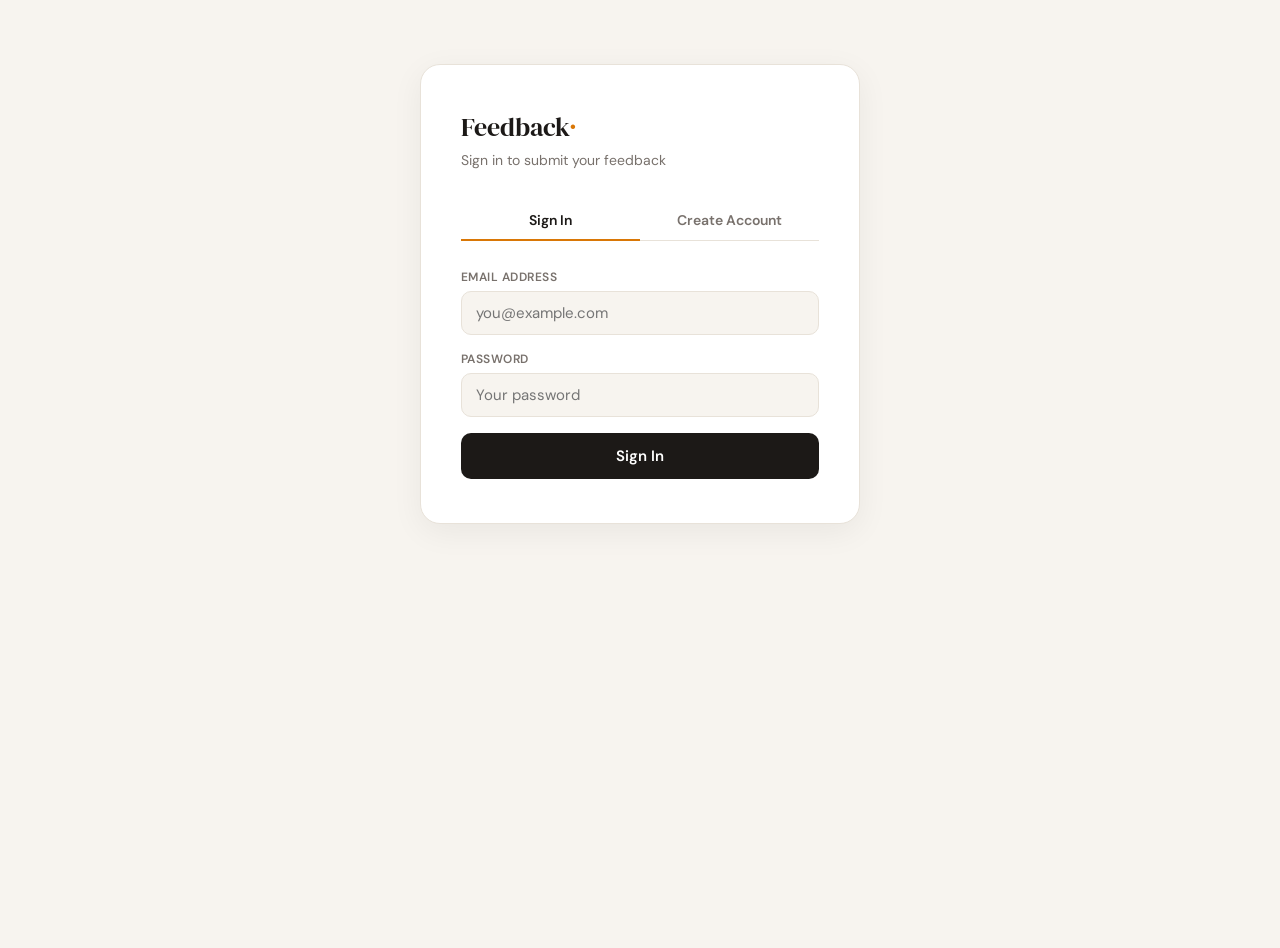
<file: index.html>
<!DOCTYPE html>
<html lang="en">
<head>
  <meta charset="UTF-8"/>
  <meta name="viewport" content="width=device-width, initial-scale=1.0"/>
  <title>Feedback Agent</title>
  <link rel="preconnect" href="https://fonts.googleapis.com">
  <link href="https://fonts.googleapis.com/css2?family=DM+Serif+Display&family=DM+Sans:wght@400;500;600&display=swap" rel="stylesheet">
  <style>
    *, *::before, *::after { box-sizing: border-box; margin: 0; padding: 0; }

    :root {
      --bg:        #F7F4EF;
      --surface:   #FFFFFF;
      --border:    #E8E2D9;
      --text:      #1C1917;
      --muted:     #78716C;
      --accent:    #D97706;
      --accent-lt: #FEF3C7;
      --green:     #15803D;
      --green-lt:  #DCFCE7;
      --red:       #B91C1C;
      --red-lt:    #FEE2E2;
      --reply-bg:  #FAFAF8;
      --reply-border: #D6CFC4;
    }

    body {
      font-family: 'DM Sans', sans-serif;
      background: var(--bg);
      min-height: 100vh;
      display: flex;
      align-items: center;
      justify-content: center;
      padding: 24px 16px;
      color: var(--text);
    }

    .page { display: none; }
    .page.active { display: flex; align-items: flex-start; justify-content: center; width: 100%; min-height: 100vh; padding-top: 40px; }

    /* ── Auth card ──────────────────────────────────────────────────────── */
    .auth-card {
      background: var(--surface);
      border-radius: 20px;
      padding: 44px 40px;
      width: min(440px, 100%);
      border: 1px solid var(--border);
      box-shadow: 0 8px 32px rgba(0,0,0,0.06);
    }
    .auth-logo {
      font-family: 'DM Serif Display', serif;
      font-size: 26px;
      color: var(--text);
      margin-bottom: 6px;
    }
    .auth-logo span { color: var(--accent); }
    .auth-card .sub { color: var(--muted); font-size: 14px; margin-bottom: 32px; }
    .auth-tabs { display: flex; gap: 0; margin-bottom: 28px; border-bottom: 1.5px solid var(--border); }
    .auth-tab { flex: 1; padding: 10px; text-align: center; font-size: 14px; font-weight: 600; color: var(--muted); cursor: pointer; border-bottom: 2px solid transparent; margin-bottom: -1.5px; transition: all .2s; }
    .auth-tab.active { color: var(--text); border-bottom-color: var(--accent); }
    .auth-form { display: none; flex-direction: column; gap: 16px; }
    .auth-form.active { display: flex; }
    .field label { display: block; font-size: 12px; font-weight: 600; color: var(--muted); margin-bottom: 6px; letter-spacing: 0.04em; text-transform: uppercase; }
    .field input {
      width: 100%; padding: 11px 14px;
      border: 1.5px solid var(--border);
      border-radius: 10px; font-size: 15px;
      font-family: 'DM Sans', sans-serif;
      outline: none; transition: border .2s;
      background: var(--bg);
    }
    .field input:focus { border-color: var(--accent); background: white; }
    .auth-btn {
      padding: 13px; background: var(--text); color: white;
      border: none; border-radius: 10px; font-size: 15px;
      font-weight: 600; cursor: pointer; transition: opacity .2s;
      font-family: 'DM Sans', sans-serif;
    }
    .auth-btn:hover { opacity: 0.85; }
    .auth-btn:disabled { opacity: 0.4; cursor: not-allowed; }
    .auth-error { background: var(--red-lt); color: var(--red); border-radius: 8px; padding: 10px 14px; font-size: 13px; display: none; }
    .auth-error.show { display: block; }

    /* ── App layout ─────────────────────────────────────────────────────── */
    .app-wrap { width: min(680px, 100%); }

    .topbar {
      display: flex; align-items: center; justify-content: space-between;
      margin-bottom: 20px;
    }
    .topbar-left { display: flex; align-items: center; gap: 10px; }
    .avatar {
      width: 36px; height: 36px; border-radius: 50%;
      background: var(--text); color: white;
      display: flex; align-items: center; justify-content: center;
      font-weight: 700; font-size: 13px;
    }
    .user-name { font-size: 14px; font-weight: 600; color: var(--text); }
    .user-email { font-size: 12px; color: var(--muted); }
    .logout-btn {
      font-size: 13px; color: var(--muted); background: none;
      border: 1.5px solid var(--border); border-radius: 20px;
      padding: 6px 14px; cursor: pointer; font-weight: 500;
      font-family: 'DM Sans', sans-serif; transition: all .2s;
    }
    .logout-btn:hover { color: var(--text); border-color: var(--text); }

    /* ── Main card ──────────────────────────────────────────────────────── */
    .container {
      background: var(--surface);
      border-radius: 20px;
      padding: 40px;
      border: 1px solid var(--border);
      box-shadow: 0 4px 20px rgba(0,0,0,0.05);
    }
    .page-title {
      font-family: 'DM Serif Display', serif;
      font-size: 26px; color: var(--text);
      margin-bottom: 4px;
    }
    .page-sub { color: var(--muted); font-size: 14px; margin-bottom: 28px; }

    /* ── Selectors ──────────────────────────────────────────────────────── */
    .selector-row { display: flex; gap: 12px; margin-bottom: 22px; flex-wrap: wrap; }
    .selector-group { display: flex; align-items: center; gap: 8px; }
    .selector-group label { font-size: 12px; font-weight: 600; color: var(--muted); text-transform: uppercase; letter-spacing: 0.04em; }
    select.pill {
      appearance: none; border: 1.5px solid var(--border); border-radius: 20px;
      padding: 6px 30px 6px 13px; font-size: 13px; font-weight: 500;
      background: var(--bg) url("data:image/svg+xml,%3Csvg xmlns='http://www.w3.org/2000/svg' width='10' height='6' viewBox='0 0 10 6'%3E%3Cpath fill='%2378716C' d='M5 6 0 0h10z'/%3E%3C/svg%3E") no-repeat right 11px center;
      color: var(--text); cursor: pointer; outline: none;
      font-family: 'DM Sans', sans-serif; transition: border .2s;
    }
    select.pill:focus { border-color: var(--accent); }

    /* ── Input tabs ─────────────────────────────────────────────────────── */
    .tabs { display: flex; gap: 6px; margin-bottom: 16px; }
    .tab {
      padding: 7px 18px; border-radius: 20px;
      border: 1.5px solid var(--border); font-size: 13px; font-weight: 500;
      cursor: pointer; background: white; color: var(--muted);
      transition: all 0.2s; font-family: 'DM Sans', sans-serif;
    }
    .tab.active { background: var(--text); color: white; border-color: var(--text); }
    .input-section { display: none; }
    .input-section.active { display: block; }

    textarea {
      width: 100%; height: 110px;
      border: 1.5px solid var(--border); border-radius: 12px;
      padding: 14px; font-size: 15px; resize: none; outline: none;
      transition: border 0.2s; font-family: 'DM Sans', sans-serif;
      background: var(--bg); color: var(--text); line-height: 1.6;
    }
    textarea:focus { border-color: var(--accent); background: white; }

    /* ── Sample chips ───────────────────────────────────────────────────── */
    .samples { margin-bottom: 14px; }
    .samples-label { font-size: 11px; color: var(--muted); text-transform: uppercase; letter-spacing: 0.06em; margin-bottom: 8px; font-weight: 600; }
    .chips { display: flex; flex-wrap: wrap; gap: 6px; }
    .chip {
      padding: 5px 12px; background: var(--bg); color: var(--muted);
      border: 1px solid var(--border); border-radius: 16px; font-size: 12px;
      cursor: pointer; transition: all .15s; font-family: 'DM Sans', sans-serif;
    }
    .chip:hover { background: var(--accent-lt); border-color: var(--accent); color: var(--text); }

    /* ── Emoji ──────────────────────────────────────────────────────────── */
    .emoji-grid {
      display: flex; flex-wrap: wrap; gap: 6px; padding: 14px;
      background: var(--bg); border: 1.5px solid var(--border);
      border-radius: 12px; margin-bottom: 10px;
    }
    .emoji-btn { font-size: 26px; cursor: pointer; padding: 6px 8px; border-radius: 8px; border: 2px solid transparent; background: transparent; transition: all 0.15s; }
    .emoji-btn:hover { background: var(--accent-lt); transform: scale(1.15); }
    .emoji-preview { min-height: 44px; padding: 10px 14px; background: var(--accent-lt); border-radius: 8px; font-size: 22px; letter-spacing: 4px; margin-bottom: 10px; color: var(--text); border: 1px solid #F0D080; }

    /* ── Star rating ────────────────────────────────────────────────────── */
    .star-row { display: flex; justify-content: center; gap: 10px; padding: 20px 0 8px; }
    .star { font-size: 38px; cursor: pointer; color: var(--border); transition: all 0.15s; line-height: 1; }
    .star.active { color: var(--accent); }
    .star-label { text-align: center; font-size: 14px; color: var(--muted); margin-bottom: 10px; min-height: 20px; font-weight: 500; }

    /* ── Submit ─────────────────────────────────────────────────────────── */
    .submit-btn {
      margin-top: 16px; width: 100%; padding: 14px;
      background: var(--text); color: white;
      border: none; border-radius: 12px; font-size: 15px; font-weight: 600;
      cursor: pointer; transition: opacity .2s;
      font-family: 'DM Sans', sans-serif;
    }
    .submit-btn:hover { opacity: 0.85; }
    .submit-btn:disabled { opacity: 0.4; cursor: not-allowed; }
    .loader { text-align: center; padding: 20px; color: var(--muted); font-size: 14px; display: none; }
    .dots::after { content: "..."; animation: dots 1.2s steps(3, end) infinite; }
    @keyframes dots { 0%,100%{content:"."} 33%{content:".."} 66%{content:"..."} }

    /* ── Divider ────────────────────────────────────────────────────────── */
    .divider { border: none; border-top: 1px solid var(--border); margin: 32px 0; }

    /* ══════════════════════════════════════════════════════════════════════
       FEEDBACK REVIEW CARD — Airbnb style
       ══════════════════════════════════════════════════════════════════════ */
    .review-section { display: none; animation: slideUp 0.35s ease; }
    @keyframes slideUp { from{opacity:0;transform:translateY(12px)} to{opacity:1;transform:none} }

    .review-section-title {
      font-size: 11px; font-weight: 600; color: var(--muted);
      text-transform: uppercase; letter-spacing: 0.06em; margin-bottom: 16px;
    }

    /* Customer's feedback card */
    .feedback-card {
      border: 1px solid var(--border);
      border-radius: 14px;
      padding: 22px 24px;
      background: white;
      margin-bottom: 0;
    }
    .fc-header { display: flex; align-items: center; justify-content: space-between; margin-bottom: 10px; flex-wrap: wrap; gap: 8px; }
    .fc-left { display: flex; align-items: center; gap: 10px; }
    .fc-avatar {
      width: 38px; height: 38px; border-radius: 50%;
      background: var(--text); color: white;
      display: flex; align-items: center; justify-content: center;
      font-weight: 700; font-size: 14px; flex-shrink: 0;
    }
    .fc-name { font-size: 15px; font-weight: 600; color: var(--text); }
    .fc-date { font-size: 13px; color: var(--muted); }
    .fc-stars { font-size: 15px; letter-spacing: 1px; }
    .star-filled { color: var(--accent); }
    .star-empty  { color: var(--border); }
    .fc-badges { display: flex; gap: 6px; flex-wrap: wrap; margin-bottom: 12px; }
    .fc-badge {
      font-size: 11px; font-weight: 600; padding: 3px 10px; border-radius: 12px;
      text-transform: capitalize; letter-spacing: 0.02em;
    }
    .fc-badge.replied   { background: var(--green-lt); color: var(--green); }
    .fc-badge.escalated { background: var(--accent-lt); color: #92400E; }
    .fc-badge.rejected  { background: #FEE2E2; color: var(--red); }
    .fc-badge.intent    { background: var(--bg); color: var(--muted); border: 1px solid var(--border); }
    .fc-badge.sector    { background: var(--bg); color: var(--muted); border: 1px solid var(--border); }
    .fc-text { font-size: 15px; line-height: 1.7; color: var(--text); }

    /* Analysis row */
    .analysis-row { display: flex; gap: 8px; margin: 14px 0 0; flex-wrap: wrap; }
    .a-chip {
      font-size: 12px; padding: 4px 10px; border-radius: 10px;
      background: var(--bg); border: 1px solid var(--border); color: var(--muted);
    }
    .a-chip strong { color: var(--text); font-weight: 600; }

    /* Connector line */
    .reply-connector {
      display: flex; align-items: center; gap: 0;
      padding: 0 0 0 30px;
    }
    .connector-line {
      width: 2px; height: 24px;
      background: var(--border);
      margin: 0;
    }

    /* Response card */
    .response-card {
      border: 1px solid var(--border);
      border-radius: 14px;
      padding: 22px 24px;
      background: var(--reply-bg);
      border-left: 3px solid var(--accent);
      margin-top: 0;
    }
    .response-card.negative {
      border-left-color: #F59E0B;
      background: #FFFBF2;
    }
    .rc-header { display: flex; align-items: center; gap: 10px; margin-bottom: 14px; }
    .rc-avatar {
      width: 34px; height: 34px; border-radius: 50%;
      background: var(--accent); color: white;
      display: flex; align-items: center; justify-content: center;
      font-size: 16px; flex-shrink: 0;
    }
    .rc-meta {}
    .rc-label { font-size: 14px; font-weight: 600; color: var(--text); }
    .rc-date { font-size: 12px; color: var(--muted); }
    .rc-text { font-size: 15px; line-height: 1.75; color: var(--text); }

    /* ── Responsive ─────────────────────────────────────────────────────── */
    @media (max-width: 480px) {
      .container { padding: 24px 20px; }
      .auth-card { padding: 32px 24px; }
    }
  </style>
</head>
<body>

<!-- ══════════════════════ AUTH PAGE ══════════════════════ -->
<div id="auth-page" class="page active">
  <div class="auth-card">
    <div class="auth-logo">Feedback<span>·</span></div>
    <p class="sub">Sign in to submit your feedback</p>

    <div class="auth-tabs">
      <div class="auth-tab active" onclick="switchAuthTab('login')">Sign In</div>
      <div class="auth-tab" onclick="switchAuthTab('register')">Create Account</div>
    </div>

    <div id="auth-error" class="auth-error"></div>

    <form id="login-form" class="auth-form active" onsubmit="handleLogin(event)">
      <div class="field">
        <label>Email address</label>
        <input type="email" id="login-email" placeholder="you@example.com" required/>
      </div>
      <div class="field">
        <label>Password</label>
        <input type="password" id="login-password" placeholder="Your password" required/>
      </div>
      <button type="submit" class="auth-btn" id="login-btn">Sign In</button>
    </form>

    <form id="register-form" class="auth-form" onsubmit="handleRegister(event)">
      <div class="field">
        <label>Full name</label>
        <input type="text" id="reg-name" placeholder="Enter Your Name" required/>
      </div>
      <div class="field">
        <label>Email address</label>
        <input type="email" id="reg-email" placeholder="you@example.com" required/>
      </div>
      <div class="field">
        <label>Phone <span style="color:var(--muted);font-weight:400">(optional)</span></label>
        <input type="tel" id="reg-phone" placeholder="+91 98765 43210"/>
      </div>
      <div class="field">
        <label>Password</label>
        <input type="password" id="reg-password" placeholder="Min 6 characters" minlength="6" required/>
      </div>
      <button type="submit" class="auth-btn" id="register-btn">Create Account</button>
    </form>
  </div>
</div>

<!-- ══════════════════════ MAIN APP PAGE ══════════════════════ -->
<div id="app-page" class="page">
  <div class="app-wrap">

    <!-- Top bar -->
    <div class="topbar">
      <div class="topbar-left">
        <div class="avatar" id="avatar-initials">?</div>
        <div>
          <div class="user-name" id="topbar-name">—</div>
          <div class="user-email" id="topbar-email">—</div>
        </div>
      </div>
      <button class="logout-btn" onclick="logout()">Sign Out</button>
    </div>

    <div class="container">
      <h1 class="page-title">Share Your Feedback</h1>
      <p class="page-sub">We read every message and respond instantly</p>

      <!-- Selectors -->
      <div class="selector-row">
        <div class="selector-group">
          <label>Reply in</label>
          <select class="pill" id="lang-select"><option value="en">English</option></select>
        </div>
        <div class="selector-group">
          <label>Department</label>
          <select class="pill" id="sector-select">
            <option value="fintech">Fintech / Banking</option>
            <option value="education">Education</option>
            <option value="healthcare">Healthcare</option>
            <option value="food">Food Delivery</option>
            <option value="ecommerce">E-commerce</option>
          </select>
        </div>
      </div>

      <!-- Input tabs -->
      <div class="tabs">
        <button class="tab active" onclick="switchTab('text',this)">Text</button>
        <button class="tab" onclick="switchTab('emoji',this)">Emoji</button>
        <button class="tab" onclick="switchTab('rating',this)">Star Rating</button>
      </div>

      <!-- Text input -->
      <div class="input-section active" id="tab-text">
        <div class="samples">
          <div class="samples-label">Try an example</div>
          <div class="chips">
            <span class="chip" onclick="setFeedback('I was charged twice this month')">Charged twice</span>
            <span class="chip" onclick="setFeedback('How do I reset my password?')">Password reset</span>
            <span class="chip" onclick="setFeedback('Someone else logged into my account')">Account breach</span>
            <span class="chip" onclick="setFeedback('Your app is absolutely amazing!')">Positive praise</span>
            <span class="chip" onclick="setFeedback('app romba mosam, work agala')">Tanglish</span>
          </div>
        </div>
        <textarea id="text-input" placeholder="Tell us about your experience..."></textarea>
      </div>

      <!-- Emoji input -->
      <div class="input-section" id="tab-emoji">
        <div class="emoji-grid">
          <button class="emoji-btn" onclick="addEmoji('😡')">😡</button>
          <button class="emoji-btn" onclick="addEmoji('😤')">😤</button>
          <button class="emoji-btn" onclick="addEmoji('😢')">😢</button>
          <button class="emoji-btn" onclick="addEmoji('😊')">😊</button>
          <button class="emoji-btn" onclick="addEmoji('❤️')">❤️</button>
          <button class="emoji-btn" onclick="addEmoji('👍')">👍</button>
          <button class="emoji-btn" onclick="addEmoji('👎')">👎</button>
          <button class="emoji-btn" onclick="addEmoji('🔥')">🔥</button>
          <button class="emoji-btn" onclick="addEmoji('💳')">💳</button>
          <button class="emoji-btn" onclick="addEmoji('🐛')">🐛</button>
          <button class="emoji-btn" onclick="addEmoji('⭐')">⭐</button>
          <button class="emoji-btn" onclick="addEmoji('🙌')">🙌</button>
        </div>
        <div class="emoji-preview" id="emoji-preview"><span style="color:var(--muted);font-size:13px">Tap emojis above...</span></div>
        <button onclick="clearEmoji()" style="font-size:12px;color:var(--muted);background:none;border:none;cursor:pointer;margin-bottom:10px;font-family:'DM Sans',sans-serif;">Clear</button>
      </div>

      <!-- Star rating -->
      <div class="input-section" id="tab-rating">
        <div class="star-row">
          <span class="star" onclick="setStar(1)">★</span>
          <span class="star" onclick="setStar(2)">★</span>
          <span class="star" onclick="setStar(3)">★</span>
          <span class="star" onclick="setStar(4)">★</span>
          <span class="star" onclick="setStar(5)">★</span>
        </div>
        <div class="star-label" id="star-label">Tap a star to rate</div>
      </div>

      <button class="submit-btn" id="submit-btn" onclick="submitFeedback()">Send Feedback</button>
      <div class="loader" id="loader">Reading your feedback<span class="dots"></span></div>

      <!-- ════════════════════════════════════════════════════════════
           REVIEW SECTION — shown after submit, Airbnb-style
           ════════════════════════════════════════════════════════════ -->
      <div class="review-section" id="review-section">
        <hr class="divider">
        <div class="review-section-title">Your feedback &amp; our response</div>

        <!-- Customer feedback card -->
        <div class="feedback-card" id="feedback-card">
          <div class="fc-header">
            <div class="fc-left">
              <div class="fc-avatar" id="fc-avatar">?</div>
              <div>
                <div class="fc-name" id="fc-name">—</div>
                <div class="fc-date" id="fc-date">—</div>
              </div>
            </div>
            <div class="fc-stars" id="fc-stars"></div>
          </div>
          <div class="fc-badges" id="fc-badges"></div>
          <div class="fc-text" id="fc-text">—</div>
          <div class="analysis-row" id="fc-analysis"></div>
        </div>

        <!-- Connector line (visual) -->
        <div class="reply-connector">
          <div class="connector-line"></div>
        </div>

        <!-- Support response card -->
        <div class="response-card" id="response-card">
          <div class="rc-header">
            <div class="rc-avatar" id="rc-avatar">💬</div>
            <div class="rc-meta">
              <div class="rc-label">Response from Support</div>
              <div class="rc-date" id="rc-date">—</div>
            </div>
          </div>
          <div class="rc-text" id="rc-text">—</div>
        </div>
      </div>
      <!-- end review-section -->

    </div>
  </div>
</div>

<script>
// ── State ─────────────────────────────────────────────────────────────────────
let currentTab  = 'text';
let emojiStr    = '';
let starVal     = 0;
let currentUser = null;
let authToken   = null;

const API = '';

// ── Auth helpers ──────────────────────────────────────────────────────────────
function saveAuth(token, user) {
  authToken = token; currentUser = user;
  localStorage.setItem('fb_token', token);
  localStorage.setItem('fb_user', JSON.stringify(user));
}
function loadAuth() {
  const t = localStorage.getItem('fb_token');
  const u = localStorage.getItem('fb_user');
  if (t && u) { authToken = t; currentUser = JSON.parse(u); return true; }
  return false;
}
function logout() {
  localStorage.removeItem('fb_token');
  localStorage.removeItem('fb_user');
  authToken = null; currentUser = null;
  showPage('auth');
}

// ── Pages ─────────────────────────────────────────────────────────────────────
function showPage(name) {
  document.querySelectorAll('.page').forEach(p => p.classList.remove('active'));
  document.getElementById(name + '-page').classList.add('active');
}
function showAppPage() {
  const initials = (currentUser.full_name || '?').split(' ').map(w => w[0]).join('').toUpperCase().slice(0, 2);
  document.getElementById('avatar-initials').textContent = initials;
  document.getElementById('topbar-name').textContent     = currentUser.full_name;
  document.getElementById('topbar-email').textContent    = currentUser.email;
  showPage('app');
  loadLanguages();
}

// ── Auth tabs ─────────────────────────────────────────────────────────────────
function switchAuthTab(tab) {
  document.querySelectorAll('.auth-tab').forEach((t, i) =>
    t.classList.toggle('active', (i === 0 && tab === 'login') || (i === 1 && tab === 'register'))
  );
  document.getElementById('login-form').classList.toggle('active', tab === 'login');
  document.getElementById('register-form').classList.toggle('active', tab === 'register');
  document.getElementById('auth-error').classList.remove('show');
}
function showAuthError(msg) {
  const el = document.getElementById('auth-error');
  el.textContent = msg; el.classList.add('show');
}

// ── Login ─────────────────────────────────────────────────────────────────────
async function handleLogin(e) {
  e.preventDefault();
  const btn = document.getElementById('login-btn');
  btn.disabled = true; btn.textContent = 'Signing in...';
  document.getElementById('auth-error').classList.remove('show');
  try {
    const resp = await fetch(`${API}/auth/login`, {
      method: 'POST', headers: {'Content-Type': 'application/json'},
      body: JSON.stringify({
        email: document.getElementById('login-email').value,
        password: document.getElementById('login-password').value,
      }),
    });
    const data = await resp.json();
    if (!resp.ok) { showAuthError(data.detail || 'Login failed.'); return; }
    saveAuth(data.access_token, data.user);
    showAppPage();
  } catch { showAuthError('Network error. Is the server running?'); }
  finally { btn.disabled = false; btn.textContent = 'Sign In'; }
}

// ── Register ──────────────────────────────────────────────────────────────────
async function handleRegister(e) {
  e.preventDefault();
  const btn = document.getElementById('register-btn');
  btn.disabled = true; btn.textContent = 'Creating account...';
  document.getElementById('auth-error').classList.remove('show');
  try {
    const resp = await fetch(`${API}/auth/register`, {
      method: 'POST', headers: {'Content-Type': 'application/json'},
      body: JSON.stringify({
        full_name: document.getElementById('reg-name').value,
        email:     document.getElementById('reg-email').value,
        phone:     document.getElementById('reg-phone').value || null,
        password:  document.getElementById('reg-password').value,
      }),
    });
    const data = await resp.json();
    if (!resp.ok) { showAuthError(data.detail || 'Registration failed.'); return; }
    saveAuth(data.access_token, data.user);
    showAppPage();
  } catch { showAuthError('Network error. Is the server running?'); }
  finally { btn.disabled = false; btn.textContent = 'Create Account'; }
}

// ── Languages ─────────────────────────────────────────────────────────────────
async function loadLanguages() {
  try {
    const resp = await fetch(`${API}/languages`);
    const data = await resp.json();
    const sel  = document.getElementById('lang-select');
    sel.innerHTML = '';
    const names = { en: 'English', ta: 'Tamil', hi: 'Hindi', te: 'Telugu' };
    data.languages.forEach(l => {
      const o = document.createElement('option');
      o.value = l; o.textContent = names[l] || l;
      sel.appendChild(o);
    });
  } catch {}
}

// ── Input helpers ─────────────────────────────────────────────────────────────
function switchTab(tab, btn) {
  currentTab = tab;
  document.querySelectorAll('.tab').forEach(b => b.classList.remove('active'));
  btn.classList.add('active');
  document.querySelectorAll('.input-section').forEach(s => s.classList.remove('active'));
  document.getElementById('tab-' + tab).classList.add('active');
}
function setFeedback(text) { document.getElementById('text-input').value = text; }
function addEmoji(e) {
  emojiStr += e;
  const p = document.getElementById('emoji-preview');
  p.innerHTML = emojiStr || '<span style="color:var(--muted);font-size:13px">Tap emojis above...</span>';
}
function clearEmoji() {
  emojiStr = '';
  document.getElementById('emoji-preview').innerHTML = '<span style="color:var(--muted);font-size:13px">Tap emojis above...</span>';
}
const starLabels = ['', 'Very Bad', 'Bad', 'Okay', 'Good', 'Excellent'];
function setStar(n) {
  starVal = n;
  document.querySelectorAll('.star').forEach((s, i) => s.classList.toggle('active', i < n));
  document.getElementById('star-label').textContent = starLabels[n];
}
function getFeedbackText() {
  if (currentTab === 'text')   return document.getElementById('text-input').value.trim();
  if (currentTab === 'emoji')  return emojiStr;
  if (currentTab === 'rating') return starVal ? '⭐'.repeat(starVal) : '';
  return '';
}

// ── Submit ────────────────────────────────────────────────────────────────────
async function submitFeedback() {
  const feedback = getFeedbackText();
  if (!feedback) { alert('Please enter your feedback first.'); return; }
  if (!authToken) { logout(); return; }

  const btn    = document.getElementById('submit-btn');
  const loader = document.getElementById('loader');
  const reviewSection = document.getElementById('review-section');

  btn.disabled = true; btn.style.display = 'none';
  loader.style.display = 'block';
  reviewSection.style.display = 'none';

  try {
    const resp = await fetch(`${API}/analyze`, {
      method: 'POST',
      headers: {
        'Content-Type':  'application/json',
        'Authorization': `Bearer ${authToken}`,
      },
      body: JSON.stringify({
        feedback,
        input_mode: currentTab,
        language:   document.getElementById('lang-select').value,
        sector:     document.getElementById('sector-select').value,
      }),
    });
    if (resp.status === 401) { logout(); return; }
    const data = await resp.json();
    renderReview(data, feedback);
  } catch {
    alert('Something went wrong. Please try again.');
  } finally {
    btn.disabled = false; btn.style.display = 'block';
    loader.style.display = 'none';
  }
}

// ── Render review card ────────────────────────────────────────────────────────
function renderReview(data, feedbackText) {
  const u       = data.understanding || {};
  const status  = data.status;
  const now     = new Date();
  const dateStr = now.toLocaleDateString('en-US', { month: 'long', year: 'numeric' });

  // ── Customer card ──────────────────────────────────────────────────────────
  const initials = (currentUser.full_name || '?').split(' ').map(w => w[0]).join('').toUpperCase().slice(0, 2);
  document.getElementById('fc-avatar').textContent = initials;
  document.getElementById('fc-name').textContent   = currentUser.full_name;
  document.getElementById('fc-date').textContent   = dateStr;

  // Stars — try to use actual rating if input was star tab
  const starRating = u.star_rating || (currentTab === 'rating' ? starVal : null);
  const starsEl = document.getElementById('fc-stars');
  if (starRating) {
    let s = '';
    for (let i = 1; i <= 5; i++) {
      s += `<span class="${i <= starRating ? 'star-filled' : 'star-empty'}">★</span>`;
    }
    starsEl.innerHTML = s;
  } else {
    starsEl.innerHTML = '';
  }

  // Badges
  const badgesEl = document.getElementById('fc-badges');
  const statusLabel = { replied: 'Auto-replied', escalated: 'Under review', rejected: 'Invalid' }[status] || status;
  badgesEl.innerHTML = `
    <span class="fc-badge ${status}">${statusLabel}</span>
    ${u.intent  ? `<span class="fc-badge intent">${u.intent}</span>`  : ''}
    ${data.sector ? `<span class="fc-badge sector">${data.sector}</span>` : ''}
  `;

  // Feedback text shown — use human_readable if available (handles emoji/tanglish)
  const displayText = data.human_readable || feedbackText;
  document.getElementById('fc-text').textContent = displayText;

  // Analysis chips
  const analysisEl = document.getElementById('fc-analysis');
  const chips = [];
  if (u.sentiment) chips.push(`<span class="a-chip">Sentiment: <strong>${u.sentiment}</strong></span>`);
  if (u.urgency)   chips.push(`<span class="a-chip">Urgency: <strong>${u.urgency}</strong></span>`);
  if (u.topic)     chips.push(`<span class="a-chip">Topic: <strong>${u.topic}</strong></span>`);
  if (data.detected_language && data.detected_language !== 'en')
    chips.push(`<span class="a-chip">Language: <strong>${data.detected_language}</strong></span>`);
  analysisEl.innerHTML = chips.join('');

  // ── Response card ──────────────────────────────────────────────────────────
  const responseCard = document.getElementById('response-card');

  // Amber left-border for escalated, green for replied
  responseCard.classList.toggle('negative', status === 'escalated');

  const responseText = data.response || data.response_en || 'Thank you for your feedback.';
  document.getElementById('rc-text').textContent = responseText;
  document.getElementById('rc-date').textContent = dateStr;

  // Icon for escalated vs replied
  document.getElementById('rc-avatar').textContent = status === 'replied' ? '✅' : '🤝';

  // ── Show the review section ────────────────────────────────────────────────
  const reviewSection = document.getElementById('review-section');
  reviewSection.style.display = 'block';
  reviewSection.scrollIntoView({ behavior: 'smooth', block: 'start' });
}

// ── Init ──────────────────────────────────────────────────────────────────────
(function init() {
  if (loadAuth()) { showAppPage(); } else { showPage('auth'); }
})();
</script>
</body>
</html>
</file>
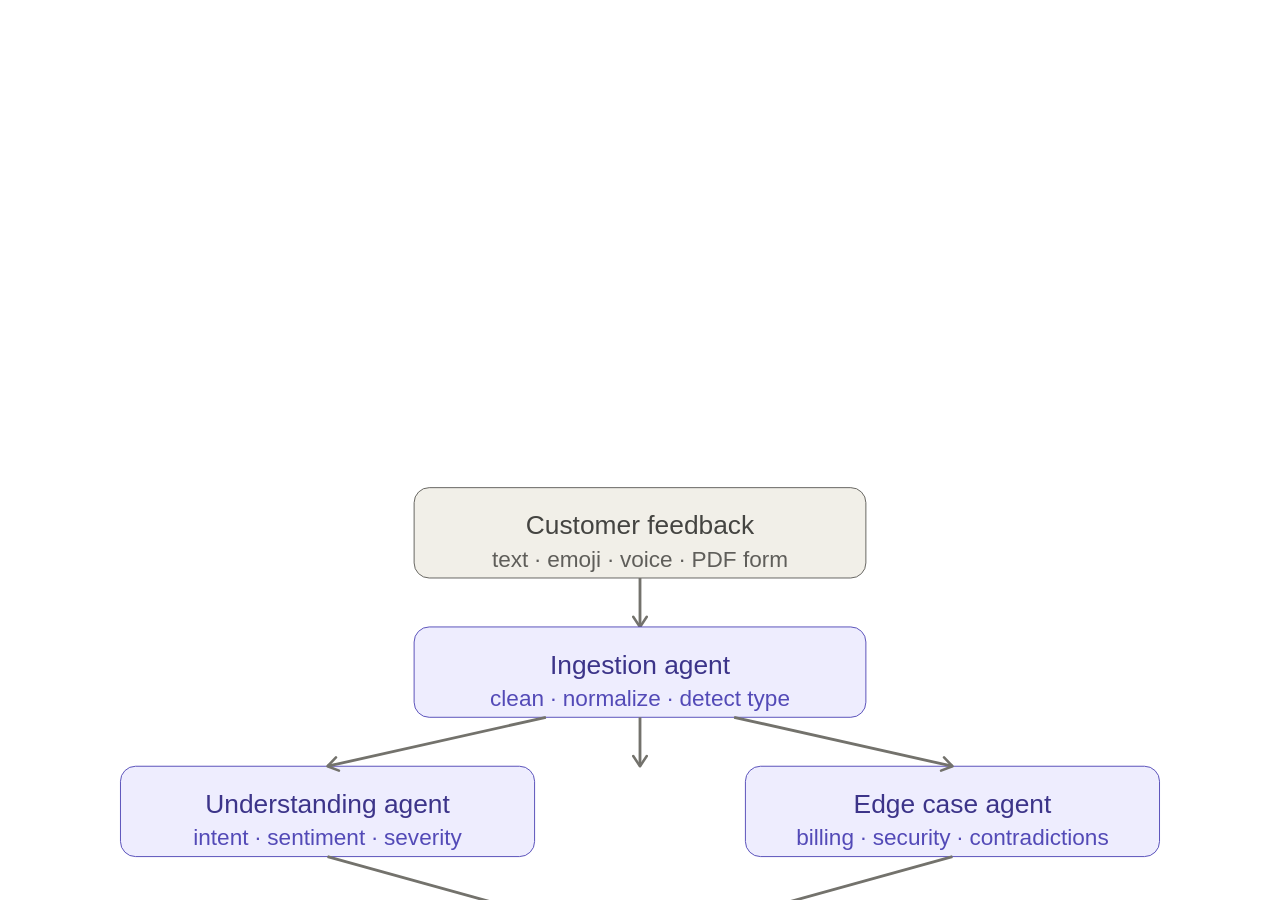
<file: data/knowledge_base/Fintech/Commercial_Banking/Multi-sector RAG agent with PDF data collection - Claude_files/mcp_apps.html>
<!DOCTYPE html>
<!-- saved from url=(0357)https://9e0469994ef8209ed0a8eae17e170689.claudemcpcontent.com/mcp_apps?connect-src=https%3A%2F%2Fesm.sh+https%3A%2F%2Fcdnjs.cloudflare.com+https%3A%2F%2Fcdn.jsdelivr.net+https%3A%2F%2Funpkg.com&resource-src=https%3A%2F%2Fesm.sh+https%3A%2F%2Fcdnjs.cloudflare.com+https%3A%2F%2Fcdn.jsdelivr.net+https%3A%2F%2Funpkg.com+https%3A%2F%2Fassets.claude.ai&dev=true -->
<html><head><meta http-equiv="Content-Type" content="text/html; charset=UTF-8">
    
    <meta name="color-scheme" content="light dark">
    <meta name="viewport" content="initial-scale=1.0, maximum-scale=1.0, user-scalable=no">
    <title>MCP-UI Proxy</title>
    <style>
      html,
      body {
        margin: 0;
        height: 100vh;
        width: 100vw;
      }
      body {
        display: flex;
        flex-direction: column;
      }
      * {
        box-sizing: border-box;
      }
      iframe {
        background-color: transparent;
        border: 0px none transparent;
        padding: 0px;
        overflow: hidden;
        flex-grow: 1;
      }
    </style>
  </head>
  <body>
    <script>
      // Double-iframe raw HTML mode (HTML sent via postMessage)
      const inner = document.createElement('iframe');
      inner.style = 'width:100%; height:100%; border:none;';
      inner.setAttribute('sandbox', 'allow-scripts allow-same-origin allow-forms');
      document.body.appendChild(inner);

      let parentOrigin = '*';

      const ALLOWED_ORIGIN_PATTERNS = ["https://claude.ai","https://preview.claude.ai"];

      const isAllowedOrigin = function(origin) {
        try {
          const url = new URL(origin);
          const originHost = url.host;
          const originScheme = url.protocol.replace(':', '');
          return ALLOWED_ORIGIN_PATTERNS.some(pattern => {
            const [patternScheme, patternHost] = pattern.split('://');
            if (originScheme !== patternScheme) return false;
            if (patternHost === 'localhost:*') {
              return originHost.startsWith('localhost:') || originHost === 'localhost';
            }
            if (patternHost.startsWith('*.')) {
              const baseDomain = patternHost.slice(2);
              return originHost === baseDomain || originHost.endsWith('.' + baseDomain);
            }
            return originHost === patternHost;
          });
        } catch {
          return false;
        }
      };

      // Build Permission Policy allow attribute from permissions object.
      // Maps McpUiResourcePermissions keys to Permission Policy feature names.
      // Uses '*' suffix for cross-origin permission delegation.
      //
      // NOTE: This is duplicated from packages/mcp-ext-apps-host/app-host-utils.ts
      // because this runs as inline JS in the browser. Keep both in sync!
      const buildAllowAttribute = function(permissions) {
        if (!permissions || typeof permissions !== 'object') return '';
        const mapping = {
          camera: 'camera',
          microphone: 'microphone',
          geolocation: 'geolocation',
          clipboardWrite: 'clipboard-write',
        };
        const features = Object.keys(permissions)
          .filter(key => mapping[key] && permissions[key] != null)
          .map(key => mapping[key] + ' *');
        return features.join('; ');
      };

      // Handle messages from the parent (web: claude.ai via postMessage, mobile: native app via mcpAppBridgeReceive).
      // onHandshake is called once during sandbox-resource-ready to lock in the parent origin (web only).
      const handleParentMessage = function(data, onHandshake) {
        if (data && data.method === 'ui/notifications/sandbox-resource-ready') {
          const {html, permissions} = data.params;
          if (typeof html === 'string') {
            if (onHandshake) onHandshake();
            // Set allow attribute for Permission Policy features
            const allowValue = buildAllowAttribute(permissions);
            if (allowValue) {
              inner.setAttribute('allow', allowValue);
            }

            // Use document.write() instead of srcdoc to preserve origin.
            // srcdoc creates an opaque origin that breaks WebGL canvas operations
            // like toDataURL() and cross-origin resource access.
            const doc = inner.contentDocument;
            doc.open();
            doc.write(html);
            doc.close();
          }
        } else {
          if (inner && inner.contentWindow) {
            inner.contentWindow.postMessage(data, location.origin);
          }
        }
      };

      // Wait for HTML content from parent
      window.addEventListener('message', async (event) => {
        if (event.source === window.parent && isAllowedOrigin(event.origin)) {
          handleParentMessage(event.data, function() { parentOrigin = event.origin; });
        } else if (event.source === inner.contentWindow && event.origin === location.origin) {
          // Relay messages from inner to parent (srcdoc + allow-same-origin = same origin as parent)
          window.parent.postMessage(event.data, parentOrigin);
        }
      });

      // Notify parent that proxy is ready to receive HTML (distinct event)
      window.parent.postMessage({
        jsonrpc: "2.0",
        method: 'ui/notifications/sandbox-proxy-ready',
        params: {}
      }, '*');

    </script><iframe sandbox="allow-scripts allow-same-origin allow-forms" allow="clipboard-write *" style="width: 100%; height: 100%; border: none;" src="./saved_resource.html"></iframe>
  
</body></html>
</file>
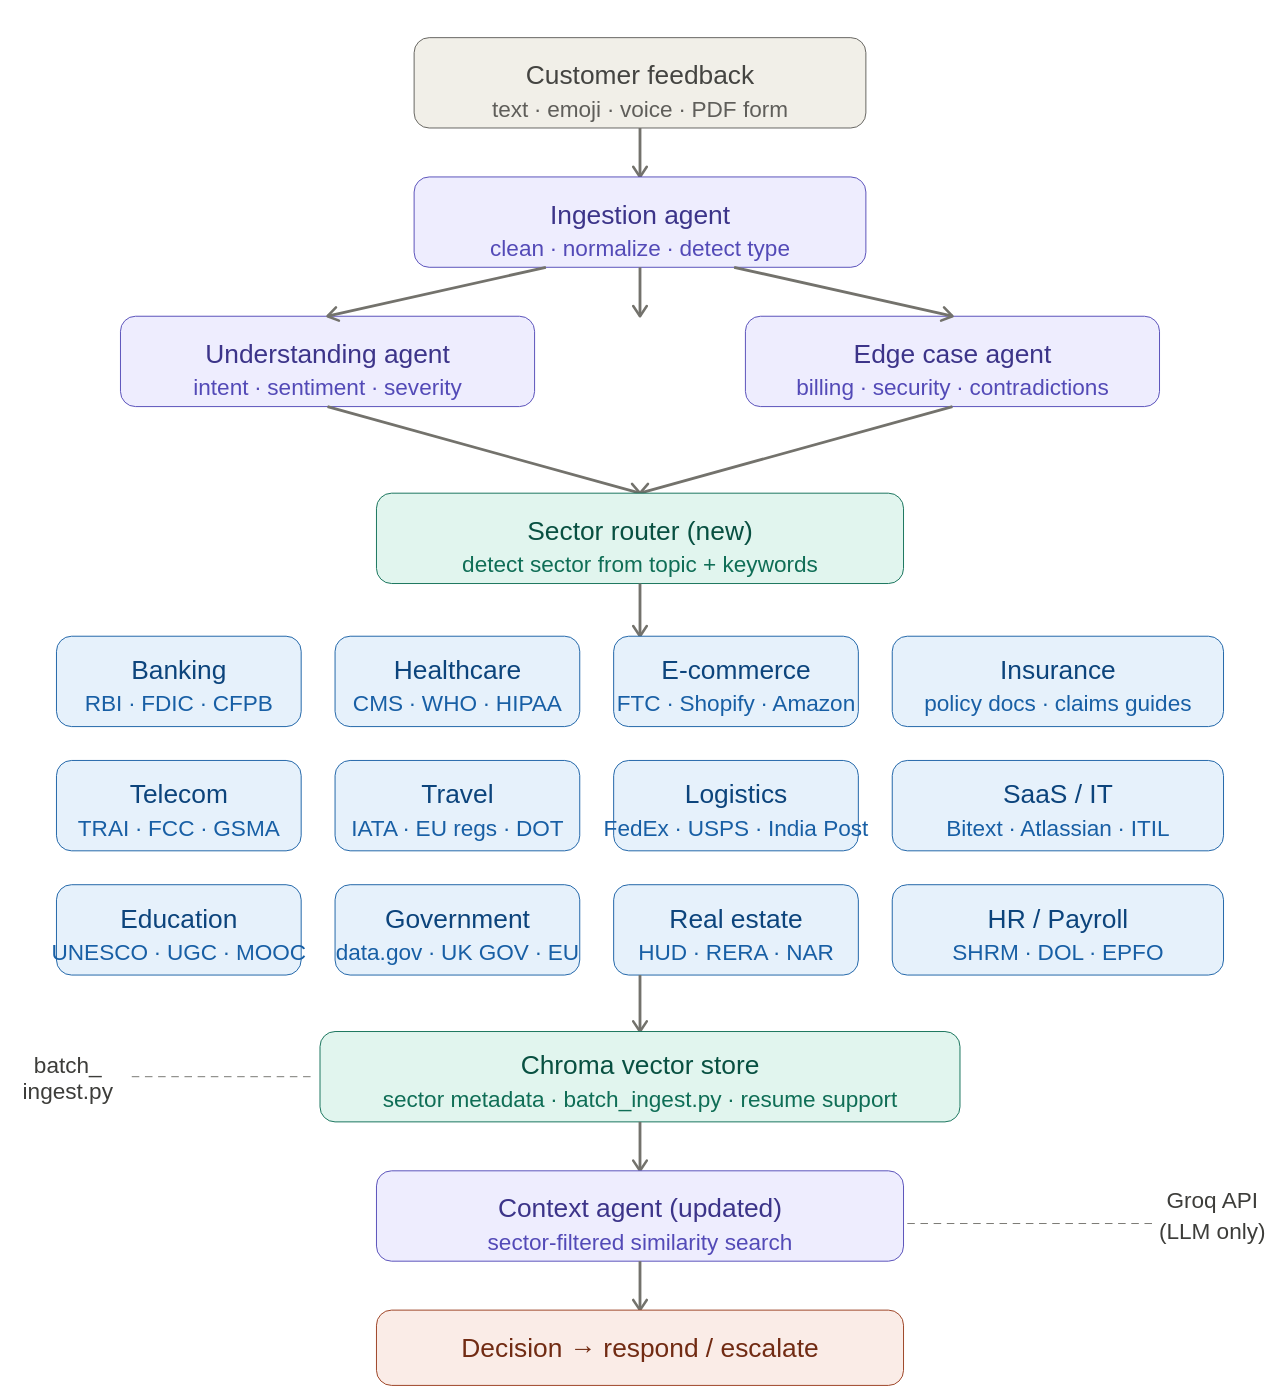
<file: data/knowledge_base/Fintech/Commercial_Banking/Multi-sector RAG agent with PDF data collection - Claude_files/saved_resource.html>
<!DOCTYPE html>
<!-- saved from url=(0357)https://9e0469994ef8209ed0a8eae17e170689.claudemcpcontent.com/mcp_apps?connect-src=https%3A%2F%2Fesm.sh+https%3A%2F%2Fcdnjs.cloudflare.com+https%3A%2F%2Fcdn.jsdelivr.net+https%3A%2F%2Funpkg.com&resource-src=https%3A%2F%2Fesm.sh+https%3A%2F%2Fcdnjs.cloudflare.com+https%3A%2F%2Fcdn.jsdelivr.net+https%3A%2F%2Funpkg.com+https%3A%2F%2Fassets.claude.ai&dev=true -->
<html lang="en"><head><meta http-equiv="Content-Type" content="text/html; charset=UTF-8">
  
  <meta name="viewport" content="width=device-width, initial-scale=1.0">
  <title>Visualize Widget</title>
  <style id="mcp-host-fonts">
@font-face {
  font-family: "Anthropic Sans";
  src: url("https://assets.claude.ai/Fonts/AnthropicSans-Text-Regular-Static.otf") format("opentype");
  font-weight: 400;
  font-style: normal;
  font-display: swap;
}
@font-face {
  font-family: "Anthropic Sans";
  src: url("https://assets.claude.ai/Fonts/AnthropicSans-Text-RegularItalic-Static.otf") format("opentype");
  font-weight: 400;
  font-style: italic;
  font-display: swap;
}
@font-face {
  font-family: "Anthropic Sans";
  src: url("https://assets.claude.ai/Fonts/AnthropicSans-Text-Medium-Static.otf") format("opentype");
  font-weight: 500;
  font-style: normal;
  font-display: swap;
}
@font-face {
  font-family: "Anthropic Sans";
  src: url("https://assets.claude.ai/Fonts/AnthropicSans-Text-MediumItalic-Static.otf") format("opentype");
  font-weight: 500;
  font-style: italic;
  font-display: swap;
}
@font-face {
  font-family: "Anthropic Sans";
  src: url("https://assets.claude.ai/Fonts/AnthropicSans-Text-Semibold-Static.otf") format("opentype");
  font-weight: 600;
  font-style: normal;
  font-display: swap;
}
@font-face {
  font-family: "Anthropic Sans";
  src: url("https://assets.claude.ai/Fonts/AnthropicSans-Text-SemiboldItalic-Static.otf") format("opentype");
  font-weight: 600;
  font-style: italic;
  font-display: swap;
}
@font-face {
  font-family: "Anthropic Sans";
  src: url("https://assets.claude.ai/Fonts/AnthropicSans-Text-Bold-Static.otf") format("opentype");
  font-weight: 700;
  font-style: normal;
  font-display: swap;
}
@font-face {
  font-family: "Anthropic Sans";
  src: url("https://assets.claude.ai/Fonts/AnthropicSans-Text-BoldItalic-Static.otf") format("opentype");
  font-weight: 700;
  font-style: italic;
  font-display: swap;
}
</style>
  <style>@font-face {
  font-family: "Anthropic Serif";
  src: url("https://assets.claude.ai/Fonts/AnthropicSerif-Text-Regular-Static.otf")
    format("opentype");
  font-weight: 400;
  font-style: normal;
  font-display: swap;
}
@font-face {
  font-family: "Anthropic Serif";
  src: url("https://assets.claude.ai/Fonts/AnthropicSerif-Text-RegularItalic-Static.otf")
    format("opentype");
  font-weight: 400;
  font-style: italic;
  font-display: swap;
}
@font-face {
  font-family: "Anthropic Serif";
  src: url("https://assets.claude.ai/Fonts/AnthropicSerif-Text-Medium-Static.otf")
    format("opentype");
  font-weight: 500;
  font-style: normal;
  font-display: swap;
}
@font-face {
  font-family: "Anthropic Serif";
  src: url("https://assets.claude.ai/Fonts/AnthropicSerif-Text-MediumItalic-Static.otf")
    format("opentype");
  font-weight: 500;
  font-style: italic;
  font-display: swap;
}
@font-face {
  font-family: "Anthropic Serif";
  src: url("https://assets.claude.ai/Fonts/AnthropicSerif-Text-Semibold-Static.otf")
    format("opentype");
  font-weight: 600;
  font-style: normal;
  font-display: swap;
}
@font-face {
  font-family: "Anthropic Serif";
  src: url("https://assets.claude.ai/Fonts/AnthropicSerif-Text-SemiboldItalic-Static.otf")
    format("opentype");
  font-weight: 600;
  font-style: italic;
  font-display: swap;
}
@font-face {
  font-family: "Anthropic Serif";
  src: url("https://assets.claude.ai/Fonts/AnthropicSerif-Text-Bold-Static.otf")
    format("opentype");
  font-weight: 700;
  font-style: normal;
  font-display: swap;
}
@font-face {
  font-family: "Anthropic Serif";
  src: url("https://assets.claude.ai/Fonts/AnthropicSerif-Text-BoldItalic-Static.otf")
    format("opentype");
  font-weight: 700;
  font-style: italic;
  font-display: swap;
}</style>
  <style>:root {
  color-scheme: light dark;
  --font-serif: "Anthropic Serif", Georgia, "Times New Roman", serif;
}
* {
  box-sizing: border-box;
  margin: 0;
  padding: 0;
}
input,
select,
textarea,
button {
  font-family: inherit;
}
body {
  font-family:
    "Anthropic Sans",
    -apple-system,
    BlinkMacSystemFont,
    "Segoe UI",
    sans-serif;
  background: transparent;
}
/* Iframe height is externally managed — host sets iframe.style.height to
 * match body.getBoundingClientRect().height via postMessage. During the
 * 1-frame lag (and the 0.25s initial transition), body > viewport triggers
 * a transient scrollbar that steals ~15px width, reflowing flex content.
 * Zero-width scrollbar = zero layout shift. Wheel/keyboard scroll still
 * work if ever needed. */
html,
body {
  scrollbar-width: none;
}
html::-webkit-scrollbar,
body::-webkit-scrollbar {
  width: 0;
  height: 0;
}
/* Short var aliases — saves ~5 tokens per reference */
:root {
  --p: var(--color-text-primary);
  --s: var(--color-text-secondary);
  --t: var(--color-text-tertiary);
  --bg2: var(--color-background-secondary);
  --b: var(--color-border-secondary);
}

/* SVG utility classes — use class="t" instead of repeating font/fill attrs */
.t {
  font-size: 14px;
  fill: var(--p);
}
.ts {
  font-size: 12px;
  fill: var(--s);
}
.th {
  font-size: 14px;
  fill: var(--p);
  font-weight: 500;
}
.box {
  fill: var(--bg2);
  stroke: var(--b);
}
.arr {
  stroke: var(--t);
  fill: none;
  stroke-width: 1.5;
}
.node {
  cursor: pointer;
}
.node:hover rect,
.node:hover .box {
  filter: brightness(0.97);
}
.node:hover text {
  opacity: 0.8;
}

/* Form element defaults — model writes bare <input>, styling is automatic */
input:not([type="range"]):not([type="checkbox"]):not([type="radio"]),
select,
textarea {
  width: 100%;
  height: 36px;
  padding: 8px 12px;
  font-size: 16px;
  background: var(--color-background-primary);
  color: var(--color-text-primary);
  border: 0.5px solid var(--color-border-tertiary);
  border-radius: 6px;
  outline: none;
  transition:
    border-color 0.15s,
    box-shadow 0.15s;
}
textarea {
  height: auto;
  min-height: 80px;
  resize: vertical;
}
input:not([type="range"]):not([type="checkbox"]):not([type="radio"]):hover,
select:hover,
textarea:hover {
  border-color: var(--color-border-secondary);
}
input:not([type="range"]):not([type="checkbox"]):not([type="radio"]):focus,
select:focus,
textarea:focus {
  border-color: var(--color-border-info);
  box-shadow: 0 0 0 3px var(--color-background-info);
}
select {
  cursor: pointer;
}

/* Range slider — model writes bare <input type="range">, styling automatic */
input[type="range"] {
  -webkit-appearance: none;
  appearance: none;
  width: 100%;
  height: 4px;
  background: light-dark(rgba(0, 0, 0, 0.08), rgba(255, 255, 255, 0.1));
  border-radius: 2px;
  outline: none;
}
input[type="range"]::-webkit-slider-thumb {
  -webkit-appearance: none;
  width: 18px;
  height: 18px;
  border-radius: 50%;
  background: var(--color-background-primary);
  border: 1px solid var(--color-border-secondary);
  cursor: pointer;
  transition:
    border-color 0.15s,
    transform 0.15s;
}
input[type="range"]:hover::-webkit-slider-thumb {
  border-color: var(--color-border-primary);
  transform: scale(1.1);
}
input[type="range"]::-moz-range-thumb {
  width: 18px;
  height: 18px;
  border-radius: 50%;
  background: var(--color-background-primary);
  border: 1px solid var(--color-border-secondary);
  cursor: pointer;
}

/* Button defaults — model writes bare <button>, interaction states automatic */
button:not(#action-btns button) {
  padding: 8px 16px;
  font-size: 14px;
  background: transparent;
  color: var(--color-text-primary);
  border: 0.5px solid var(--color-border-secondary);
  border-radius: var(--border-radius-md);
  cursor: pointer;
  transition:
    background 0.15s,
    transform 0.1s;
}
button:not(#action-btns button):hover {
  background: var(--color-background-secondary);
}
button:not(#action-btns button):active {
  background: var(--color-border-tertiary);
  transform: scale(0.98);
}

/* Headings — bare tags get correct color in both modes */
h1,
h2,
h3,
h4,
h5,
h6 {
  color: var(--color-text-primary);
}

.leader {
  stroke: var(--t);
  stroke-width: 0.5;
  stroke-dasharray: 4 3;
  fill: none;
}

/* Color ramp classes — apply to <g> or shape element (rect/ellipse/circle/polygon), never <path>.
   light-dark() responds to ancestor color-scheme, not just OS preference. */
g.c-purple > rect,
g.c-purple > ellipse,
g.c-purple > circle,
g.c-purple > polygon,
rect.c-purple,
ellipse.c-purple,
circle.c-purple,
polygon.c-purple {
  fill: light-dark(#eeedfe, #3c3489);
  stroke: light-dark(#534ab7, #afa9ec);
}
.c-purple > .th,
.c-purple > .t {
  fill: light-dark(#3c3489, #cecbf6);
}
.c-purple > .ts {
  fill: light-dark(#534ab7, #afa9ec);
}
g.c-teal > rect,
g.c-teal > ellipse,
g.c-teal > circle,
g.c-teal > polygon,
rect.c-teal,
ellipse.c-teal,
circle.c-teal,
polygon.c-teal {
  fill: light-dark(#e1f5ee, #085041);
  stroke: light-dark(#0f6e56, #5dcaa5);
}
.c-teal > .th,
.c-teal > .t {
  fill: light-dark(#085041, #9fe1cb);
}
.c-teal > .ts {
  fill: light-dark(#0f6e56, #5dcaa5);
}
g.c-coral > rect,
g.c-coral > ellipse,
g.c-coral > circle,
g.c-coral > polygon,
rect.c-coral,
ellipse.c-coral,
circle.c-coral,
polygon.c-coral {
  fill: light-dark(#faece7, #712b13);
  stroke: light-dark(#993c1d, #f0997b);
}
.c-coral > .th,
.c-coral > .t {
  fill: light-dark(#712b13, #f5c4b3);
}
.c-coral > .ts {
  fill: light-dark(#993c1d, #f0997b);
}
g.c-pink > rect,
g.c-pink > ellipse,
g.c-pink > circle,
g.c-pink > polygon,
rect.c-pink,
ellipse.c-pink,
circle.c-pink,
polygon.c-pink {
  fill: light-dark(#fbeaf0, #72243e);
  stroke: light-dark(#993556, #ed93b1);
}
.c-pink > .th,
.c-pink > .t {
  fill: light-dark(#72243e, #f4c0d1);
}
.c-pink > .ts {
  fill: light-dark(#993556, #ed93b1);
}
g.c-gray > rect,
g.c-gray > ellipse,
g.c-gray > circle,
g.c-gray > polygon,
rect.c-gray,
ellipse.c-gray,
circle.c-gray,
polygon.c-gray {
  fill: light-dark(#f1efe8, #444441);
  stroke: light-dark(#5f5e5a, #b4b2a9);
}
.c-gray > .th,
.c-gray > .t {
  fill: light-dark(#444441, #d3d1c7);
}
.c-gray > .ts {
  fill: light-dark(#5f5e5a, #b4b2a9);
}
g.c-blue > rect,
g.c-blue > ellipse,
g.c-blue > circle,
g.c-blue > polygon,
rect.c-blue,
ellipse.c-blue,
circle.c-blue,
polygon.c-blue {
  fill: light-dark(#e6f1fb, #0c447c);
  stroke: light-dark(#185fa5, #85b7eb);
}
.c-blue > .th,
.c-blue > .t {
  fill: light-dark(#0c447c, #b5d4f4);
}
.c-blue > .ts {
  fill: light-dark(#185fa5, #85b7eb);
}
g.c-green > rect,
g.c-green > ellipse,
g.c-green > circle,
g.c-green > polygon,
rect.c-green,
ellipse.c-green,
circle.c-green,
polygon.c-green {
  fill: light-dark(#eaf3de, #27500a);
  stroke: light-dark(#3b6d11, #97c459);
}
.c-green > .th,
.c-green > .t {
  fill: light-dark(#27500a, #c0dd97);
}
.c-green > .ts {
  fill: light-dark(#3b6d11, #97c459);
}
g.c-amber > rect,
g.c-amber > ellipse,
g.c-amber > circle,
g.c-amber > polygon,
rect.c-amber,
ellipse.c-amber,
circle.c-amber,
polygon.c-amber {
  fill: light-dark(#faeeda, #633806);
  stroke: light-dark(#854f0b, #ef9f27);
}
.c-amber > .th,
.c-amber > .t {
  fill: light-dark(#633806, #fac775);
}
.c-amber > .ts {
  fill: light-dark(#854f0b, #ef9f27);
}
g.c-red > rect,
g.c-red > ellipse,
g.c-red > circle,
g.c-red > polygon,
rect.c-red,
ellipse.c-red,
circle.c-red,
polygon.c-red {
  fill: light-dark(#fcebeb, #791f1f);
  stroke: light-dark(#a32d2d, #f09595);
}
.c-red > .th,
.c-red > .t {
  fill: light-dark(#791f1f, #f7c1c1);
}
.c-red > .ts {
  fill: light-dark(#a32d2d, #f09595);
}

/* Mermaid class/ER diagrams — match house aesthetic.
   Mermaid v11 class/ER renderers use <path> (not <rect>) with inline stroke/fill
   attrs that IGNORE themeVariables mainBkg/nodeBorder. Labels are
   <foreignObject><div><span class="nodeLabel"><p>text</p> — NOT <text>. All style
   fixes require !important to beat inline attrs + mermaid's inline <style>.
   Selectors target .classDiagram/.erDiagram SVG root classes (always present)
   rather than a .mermaid wrapper (which the model sometimes omits). */
svg.classDiagram,
svg.erDiagram {
  font-size: 13px;
  max-width: 100%;
  height: auto;
}
/* Mermaid sizes foreignObject to fit measured text width. If we upsize post-render,
   text clips. So: overflow visible on FO, and widen inner div past its max-width. */
svg.classDiagram foreignObject,
svg.erDiagram foreignObject {
  overflow: visible;
}
svg.classDiagram foreignObject > div,
svg.erDiagram foreignObject > div {
  max-width: none !important;
}
/* Body text: members, methods, attribute rows */
svg.classDiagram .nodeLabel,
svg.erDiagram .nodeLabel,
svg.classDiagram .label foreignObject div,
svg.erDiagram .label foreignObject div {
  font-family: var(--font-sans) !important;
  font-size: 13px !important;
  font-weight: 400 !important;
  color: var(--color-text-secondary) !important;
}
/* Titles: classDiagram wraps in .label-group; erDiagram wraps in .name */
svg.classDiagram .label-group .nodeLabel,
svg.erDiagram .name .nodeLabel {
  font-size: 14px !important;
  font-weight: 500 !important;
  color: var(--color-text-primary) !important;
}
/* Kill mermaid's inline style="font-weight: bolder" on the .label wrapper */
svg.classDiagram .label-group .label {
  font-weight: 500 !important;
}
/* Edge labels (relationship verbs + cardinality) */
svg.classDiagram .edgeLabel,
svg.classDiagram .edgeLabel span,
svg.classDiagram .edgeTerminals foreignObject div,
svg.erDiagram .edgeLabel,
svg.erDiagram .edgeLabel span {
  font-size: 11px !important;
  color: var(--color-text-tertiary) !important;
}
/* Box outlines, row stripes, dividers — all rendered as <path> with inline attrs.
   Mermaid's '#id .node path { fill:... }' CSS beats fill="none" attr — force fill:none. */
svg.classDiagram .node path[stroke]:not([stroke="none"]),
svg.classDiagram .divider path,
svg.erDiagram .node path[stroke]:not([stroke="none"]),
svg.erDiagram .divider path {
  stroke: var(--color-border-tertiary) !important;
  stroke-width: 0.5px !important;
  fill: none !important;
}
/* classDiagram: box fill (inside .basic.label-container). Mermaid's inline CSS
   '#id .node path { stroke:... }' beats the stroke="none" attr (SVG attrs have
   lowest specificity), and the fill path is open (no Z) so the phantom stroke
   only paints top/right/bottom — left edge looks darker. Kill the stroke. */
svg.classDiagram .node .basic path[fill]:not([fill="none"]) {
  fill: var(--color-background-primary) !important;
  stroke: none !important;
  stroke-width: 0 !important;
}
/* erDiagram: header row (anonymous first-child <g>) uses secondary bg */
svg.erDiagram .node > g:first-child > path[fill]:not([fill="none"]) {
  fill: var(--color-background-secondary) !important;
}
/* erDiagram: row stripes */
svg.erDiagram .row-rect-odd path[fill]:not([fill="none"]) {
  fill: var(--color-background-primary) !important;
}
svg.erDiagram .row-rect-even path[fill]:not([fill="none"]) {
  fill: var(--color-background-secondary) !important;
}
/* Connector lines */
svg.erDiagram .relationshipLine,
svg.classDiagram .relation {
  stroke: var(--color-text-tertiary) !important;
  stroke-width: 1px !important;
}
svg.classDiagram .marker,
svg.classDiagram marker path,
svg.erDiagram .marker,
svg.erDiagram marker path {
  stroke: var(--color-text-tertiary) !important;
  stroke-width: 1px !important;
}
svg.classDiagram marker path[fill]:not([fill="none"]):not([fill="transparent"]),
svg.erDiagram marker path[fill]:not([fill="none"]):not([fill="transparent"]) {
  fill: var(--color-text-tertiary) !important;
}
/* Relationship label background — kill default 0.7 opacity */
svg.classDiagram .labelBkg,
svg.erDiagram .labelBkg {
  background-color: var(--color-background-primary) !important;
  opacity: 1 !important;
}

body {
  position: relative;
}
#vis-container {
  width: 100%;
  position: relative;
  overflow: hidden;
}
#vis-container > svg {
  display: block;
  margin-inline: auto;
  max-width: 100%;
  height: auto;
  overflow: visible;
}

/* Action buttons group.
   hidden attr is removed on tool-input (final) so buttons never show during streaming.
   Popover items: Copy to clipboard, Download file, Save as artifact. */
#action-btns {
  position: absolute;
  top: 8px;
  right: 8px;
  z-index: 2147483647;
  display: flex;
  gap: 4px;
  opacity: 0;
  transition: opacity 0.2s ease;
}
/* display:flex above would override UA [hidden] — restore it */
#action-btns[hidden] {
  display: none;
}
body:hover #action-btns {
  opacity: 1;
}
/* 28×28 chip style for the ⋯ trigger.
   bg-100 at rest (visible over widget content), bg-300 on hover.
   No border — bg change is enough hover feedback. Transparent border stays
   for layout stability. Fallback light-dark() values match the design-system
   --bg-100/--bg-300 tokens (widget iframe doesn't receive them via host
   context, only --color-background-* semantic vars). */
#action-btns > button {
  width: 28px;
  height: 28px;
  padding: 0;
  display: flex;
  align-items: center;
  justify-content: center;
  border-radius: var(--border-radius-sm, 6px);
  background: var(--bg-100, light-dark(#faf9f5, #262624));
  border: 1px solid transparent;
  color: var(--color-text-secondary, #3d3d3a);
  cursor: pointer;
  transition: background 0.15s ease;
}
#action-btns > button:hover {
  background: var(--bg-300, light-dark(#f0eee6, #141413));
}
/* Popover — drops down-left from the trigger.
   Styled to match the native claude.ai Radix dropdown: white bg, backdrop
   blur, 0.5px border, subtle shadow. Items are single-line icon + label,
   matching the conversation menu (Star/Rename/Add to project). */
#more-popover {
  position: absolute;
  top: calc(100% + 4px);
  right: 0;
  min-width: 8rem;
  padding: 6px;
  border-radius: 12px;
  background: var(--color-background-primary, #fff);
  border: 0.5px solid var(--color-border-secondary, rgba(0, 0, 0, 0.1));
  backdrop-filter: blur(24px);
  -webkit-backdrop-filter: blur(24px);
  box-shadow: 0 2px 8px light-dark(rgba(0, 0, 0, 0.08), rgba(0, 0, 0, 0.24));
  font-family: var(--font-sans, system-ui);
  color: var(--color-text-secondary, #3d3d3a);
  opacity: 0;
  visibility: hidden;
  transform: translateY(-4px);
  transition:
    opacity 0.15s ease,
    transform 0.15s ease,
    visibility 0s linear 0.15s;
}
/* Reveal only when hovering the ⋯ trigger or the popover itself. A 4px
   dead-zone between trigger and popover would close it, so
   #more-popover:hover keeps it open during the crossing. */
#more-btn:hover ~ #more-popover,
#more-popover:hover {
  opacity: 1;
  visibility: visible;
  transform: translateY(0);
  transition:
    opacity 0.15s ease,
    transform 0.15s ease,
    visibility 0s;
}
/* Popover items — single-line icon + label, matching native dropdown menu */
.more-item {
  display: flex;
  align-items: center;
  gap: 10px;
  width: 100%;
  padding: 8px;
  border: none;
  background: transparent;
  border-radius: 8px;
  cursor: pointer;
  text-align: left;
  font-family: var(--font-sans, system-ui) !important;
  color: inherit;
  transition: background 0.1s ease;
  white-space: nowrap;
}
.more-item:hover {
  background: var(--color-background-secondary, #f5f4ed);
  color: var(--color-text-primary, #141413);
}
.more-item-icon {
  flex-shrink: 0;
  width: 20px;
  height: 20px;
  display: flex;
  align-items: center;
  justify-content: center;
}
.more-item-icon svg {
  width: 20px;
  height: 20px;
}
.more-item-label {
  font-family: var(--font-sans, system-ui) !important;
  font-size: 14px;
  line-height: 1.3;
  white-space: nowrap;
}
#copy-toast {
  position: fixed;
  top: 12px;
  left: 50%;
  transform: translateX(-50%) translateY(-20px);
  background: var(--color-background-danger, #f7ecec);
  color: var(--color-text-danger, #7f2c28);
  border: 1px solid var(--color-border-danger, #a73d39);
  font-family: var(--font-sans, system-ui);
  font-size: 13px;
  padding: 8px 14px;
  border-radius: var(--border-radius-md, 8px);
  pointer-events: none;
  opacity: 0;
  transition:
    opacity 0.2s ease,
    transform 0.2s ease;
  z-index: 2147483647;
  white-space: nowrap;
}
#copy-toast.visible {
  opacity: 1;
  transform: translateX(-50%) translateY(0);
}

/* HTML scripts-loading shimmer */
#vis-container.scripts-loading {
  pointer-events: none;
  opacity: 0.7;
}
#vis-container.scripts-loading::after {
  content: "";
  position: absolute;
  inset: 0;
  z-index: 10000;
  overflow: hidden;
}
#vis-container.scripts-loading::before {
  content: "";
  position: absolute;
  top: -50%;
  left: 0;
  width: 60%;
  height: 200%;
  z-index: 10001;
  background: linear-gradient(
    90deg,
    transparent 0%,
    light-dark(rgba(0, 0, 0, 0.06), rgba(255, 255, 255, 0.08)) 50%,
    transparent 100%
  );
  animation: scriptsShimmer 2s ease-in-out infinite;
}
@keyframes scriptsShimmer {
  0% {
    transform: translateX(-100%) rotate(25deg);
  }
  100% {
    transform: translateX(200%) rotate(25deg);
  }
}</style>
  <style id="entry-animation">/* Entry animation for streaming SVG elements.
   Scoped to #vis-container.streaming — widget-main.ts adds the class on first
   tool-input-partial and removes it on tool-input. After streaming, scripts
   that rebuild SVG via innerHTML (e.g. slider-driven charts) won't trigger this.
   Uses CSS individual transform property (scale) to avoid conflicts with SVG transform attribute.
   Excludes elements with transform/opacity attributes to prevent CSS overriding SVG values. */
@keyframes svgFadeInScale {
  from {
    opacity: 0;
    scale: 0.95;
  }
  to {
    opacity: 1;
    scale: 1;
  }
}
#vis-container.streaming
  :where(
    svg,
    circle,
    rect,
    path,
    polygon,
    polyline,
    line,
    ellipse,
    g,
    text
  ):not([transform]):not([opacity]) {
  transition:
    fill 0.4s ease-out,
    stroke 0.4s ease-out,
    opacity 0.4s ease-out;
  animation: svgFadeInScale 0.5s ease-out;
  transform-origin: center;
}</style>
<style id="mcp-host-variables">:root {
  --color-background-primary: light-dark(rgba(255, 255, 255, 1), rgba(48, 48, 46, 1));
  --color-background-secondary: light-dark(rgba(245, 244, 237, 1), rgba(38, 38, 36, 1));
  --color-background-tertiary: light-dark(rgba(250, 249, 245, 1), rgba(20, 20, 19, 1));
  --color-background-inverse: light-dark(rgba(20, 20, 19, 1), rgba(250, 249, 245, 1));
  --color-background-ghost: light-dark(rgba(255, 255, 255, 0), rgba(48, 48, 46, 0));
  --color-background-info: light-dark(rgba(214, 228, 246, 1), rgba(37, 62, 95, 1));
  --color-background-danger: light-dark(rgba(247, 236, 236, 1), rgba(96, 42, 40, 1));
  --color-background-success: light-dark(rgba(233, 241, 220, 1), rgba(27, 70, 20, 1));
  --color-background-warning: light-dark(rgba(246, 238, 223, 1), rgba(72, 58, 15, 1));
  --color-background-disabled: light-dark(rgba(255, 255, 255, 0.5), rgba(48, 48, 46, 0.5));
  --color-text-primary: light-dark(rgba(20, 20, 19, 1), rgba(250, 249, 245, 1));
  --color-text-secondary: light-dark(rgba(61, 61, 58, 1), rgba(194, 192, 182, 1));
  --color-text-tertiary: light-dark(rgba(115, 114, 108, 1), rgba(156, 154, 146, 1));
  --color-text-inverse: light-dark(rgba(255, 255, 255, 1), rgba(20, 20, 19, 1));
  --color-text-info: light-dark(rgba(50, 102, 173, 1), rgba(128, 170, 221, 1));
  --color-text-danger: light-dark(rgba(127, 44, 40, 1), rgba(238, 136, 132, 1));
  --color-text-success: light-dark(rgba(38, 91, 25, 1), rgba(122, 185, 72, 1));
  --color-text-warning: light-dark(rgba(90, 72, 21, 1), rgba(209, 160, 65, 1));
  --color-text-disabled: light-dark(rgba(20, 20, 19, 0.5), rgba(250, 249, 245, 0.5));
  --color-text-ghost: light-dark(rgba(115, 114, 108, 0.5), rgba(156, 154, 146, 0.5));
  --color-border-primary: light-dark(rgba(31, 30, 29, 0.4), rgba(222, 220, 209, 0.4));
  --color-border-secondary: light-dark(rgba(31, 30, 29, 0.3), rgba(222, 220, 209, 0.3));
  --color-border-tertiary: light-dark(rgba(31, 30, 29, 0.15), rgba(222, 220, 209, 0.15));
  --color-border-inverse: light-dark(rgba(255, 255, 255, 0.3), rgba(20, 20, 19, 0.15));
  --color-border-ghost: light-dark(rgba(31, 30, 29, 0), rgba(222, 220, 209, 0));
  --color-border-info: light-dark(rgba(70, 130, 213, 1), rgba(70, 130, 213, 1));
  --color-border-danger: light-dark(rgba(167, 61, 57, 1), rgba(205, 92, 88, 1));
  --color-border-success: light-dark(rgba(67, 116, 38, 1), rgba(89, 145, 48, 1));
  --color-border-warning: light-dark(rgba(128, 92, 31, 1), rgba(168, 120, 41, 1));
  --color-border-disabled: light-dark(rgba(31, 30, 29, 0.1), rgba(222, 220, 209, 0.1));
  --color-ring-primary: light-dark(rgba(20, 20, 19, 0.7), rgba(250, 249, 245, 0.7));
  --color-ring-secondary: light-dark(rgba(61, 61, 58, 0.7), rgba(194, 192, 182, 0.7));
  --color-ring-inverse: light-dark(rgba(255, 255, 255, 0.7), rgba(20, 20, 19, 0.7));
  --color-ring-info: light-dark(rgba(50, 102, 173, 0.5), rgba(128, 170, 221, 0.5));
  --color-ring-danger: light-dark(rgba(167, 61, 57, 0.5), rgba(205, 92, 88, 0.5));
  --color-ring-success: light-dark(rgba(67, 116, 38, 0.5), rgba(89, 145, 48, 0.5));
  --color-ring-warning: light-dark(rgba(128, 92, 31, 0.5), rgba(168, 120, 41, 0.5));
  --font-sans: Anthropic Sans, sans-serif;
  --font-mono: ui-monospace, monospace;
  --font-weight-normal: 400;
  --font-weight-medium: 500;
  --font-weight-semibold: 600;
  --font-weight-bold: 700;
  --font-text-xs-size: 12px;
  --font-text-sm-size: 14px;
  --font-text-md-size: 16px;
  --font-text-lg-size: 20px;
  --font-heading-xs-size: 12px;
  --font-heading-sm-size: 14px;
  --font-heading-md-size: 16px;
  --font-heading-lg-size: 20px;
  --font-heading-xl-size: 24px;
  --font-heading-2xl-size: 28px;
  --font-heading-3xl-size: 36px;
  --font-text-xs-line-height: 1.4;
  --font-text-sm-line-height: 1.4;
  --font-text-md-line-height: 1.4;
  --font-text-lg-line-height: 1.25;
  --font-heading-xs-line-height: 1.4;
  --font-heading-sm-line-height: 1.4;
  --font-heading-md-line-height: 1.4;
  --font-heading-lg-line-height: 1.25;
  --font-heading-xl-line-height: 1.25;
  --font-heading-2xl-line-height: 1.1;
  --font-heading-3xl-line-height: 1;
  --border-radius-xs: 4px;
  --border-radius-sm: 6px;
  --border-radius-md: 8px;
  --border-radius-lg: 10px;
  --border-radius-xl: 12px;
  --border-radius-full: 9999px;
  --border-width-regular: 0.5px;
  --shadow-hairline: 0 1px 2px 0 rgba(0, 0, 0, 0.05);
  --shadow-sm: 0 1px 3px 0 rgba(0, 0, 0, 0.1), 0 1px 2px -1px rgba(0, 0, 0, 0.1);
  --shadow-md: 0 4px 6px -1px rgba(0, 0, 0, 0.1), 0 2px 4px -2px rgba(0, 0, 0, 0.1);
  --shadow-lg: 0 10px 15px -3px rgba(0, 0, 0, 0.1), 0 4px 6px -4px rgba(0, 0, 0, 0.1);
}</style></head>
<body>
  <!-- Pre-defined SVG markers — available to all SVGs via url(#arrow) -->
  <svg style="position:absolute;width:0;height:0" aria-hidden="true">
    <defs>
      <marker id="arrow" viewBox="0 0 10 10" refX="8" refY="5" markerWidth="6" markerHeight="6" orient="auto-start-reverse">
        <path d="M2 1L8 5L2 9" fill="none" stroke="context-stroke" stroke-width="1.5" stroke-linecap="round" stroke-linejoin="round"></path>
      </marker>
    </defs>
  </svg>
  <div id="vis-container"><svg width="100%" viewBox="0 0 680 740">
<defs>
  <marker id="arrow" viewBox="0 0 10 10" refX="8" refY="5" markerWidth="6" markerHeight="6" orient="auto-start-reverse">
    <path d="M2 1L8 5L2 9" fill="none" stroke="context-stroke" stroke-width="1.5" stroke-linecap="round" stroke-linejoin="round"></path>
  </marker>
</defs>

<!-- USER INPUT ROW -->
<g class="node c-gray">
  <rect x="220" y="20" width="240" height="48" rx="8" stroke-width="0.5"></rect>
  <text class="th" x="340" y="40" text-anchor="middle" dominant-baseline="central">Customer feedback</text>
  <text class="ts" x="340" y="58" text-anchor="middle" dominant-baseline="central">text · emoji · voice · PDF form</text>
</g>
<line x1="340" y1="68" x2="340" y2="94" class="arr" marker-end="url(#arrow)"></line>

<!-- INGESTION -->
<g class="node c-purple">
  <rect x="220" y="94" width="240" height="48" rx="8" stroke-width="0.5"></rect>
  <text class="th" x="340" y="114" text-anchor="middle" dominant-baseline="central">Ingestion agent</text>
  <text class="ts" x="340" y="132" text-anchor="middle" dominant-baseline="central">clean · normalize · detect type</text>
</g>
<line x1="340" y1="142" x2="340" y2="168" class="arr" marker-end="url(#arrow)"></line>

<!-- UNDERSTANDING + EDGE CASE row -->
<g class="node c-purple">
  <rect x="64" y="168" width="220" height="48" rx="8" stroke-width="0.5"></rect>
  <text class="th" x="174" y="188" text-anchor="middle" dominant-baseline="central">Understanding agent</text>
  <text class="ts" x="174" y="206" text-anchor="middle" dominant-baseline="central">intent · sentiment · severity</text>
</g>
<g class="node c-purple">
  <rect x="396" y="168" width="220" height="48" rx="8" stroke-width="0.5"></rect>
  <text class="th" x="506" y="188" text-anchor="middle" dominant-baseline="central">Edge case agent</text>
  <text class="ts" x="506" y="206" text-anchor="middle" dominant-baseline="central">billing · security · contradictions</text>
</g>
<line x1="290" y1="142" x2="174" y2="168" class="arr" marker-end="url(#arrow)"></line>
<line x1="390" y1="142" x2="506" y2="168" class="arr" marker-end="url(#arrow)"></line>

<!-- SECTOR ROUTER — key new block -->
<line x1="174" y1="216" x2="340" y2="262" class="arr" marker-end="url(#arrow)"></line>
<line x1="506" y1="216" x2="340" y2="262" class="arr" marker-end="url(#arrow)"></line>

<g class="node c-teal">
  <rect x="200" y="262" width="280" height="48" rx="8" stroke-width="0.5"></rect>
  <text class="th" x="340" y="282" text-anchor="middle" dominant-baseline="central">Sector router (new)</text>
  <text class="ts" x="340" y="300" text-anchor="middle" dominant-baseline="central">detect sector from topic + keywords</text>
</g>

<!-- SECTOR KNOWLEDGE BASE GRID -->
<line x1="340" y1="310" x2="340" y2="338" class="arr" marker-end="url(#arrow)"></line>

<!-- Row 1: 4 sectors -->
<g class="node c-blue">
  <rect x="30" y="338" width="130" height="48" rx="8" stroke-width="0.5"></rect>
  <text class="th" x="95" y="356" text-anchor="middle" dominant-baseline="central">Banking</text>
  <text class="ts" x="95" y="374" text-anchor="middle" dominant-baseline="central">RBI · FDIC · CFPB</text>
</g>
<g class="node c-blue">
  <rect x="178" y="338" width="130" height="48" rx="8" stroke-width="0.5"></rect>
  <text class="th" x="243" y="356" text-anchor="middle" dominant-baseline="central">Healthcare</text>
  <text class="ts" x="243" y="374" text-anchor="middle" dominant-baseline="central">CMS · WHO · HIPAA</text>
</g>
<g class="node c-blue">
  <rect x="326" y="338" width="130" height="48" rx="8" stroke-width="0.5"></rect>
  <text class="th" x="391" y="356" text-anchor="middle" dominant-baseline="central">E-commerce</text>
  <text class="ts" x="391" y="374" text-anchor="middle" dominant-baseline="central">FTC · Shopify · Amazon</text>
</g>
<g class="node c-blue">
  <rect x="474" y="338" width="176" height="48" rx="8" stroke-width="0.5"></rect>
  <text class="th" x="562" y="356" text-anchor="middle" dominant-baseline="central">Insurance</text>
  <text class="ts" x="562" y="374" text-anchor="middle" dominant-baseline="central">policy docs · claims guides</text>
</g>

<!-- Row 2: 4 sectors -->
<g class="node c-blue">
  <rect x="30" y="404" width="130" height="48" rx="8" stroke-width="0.5"></rect>
  <text class="th" x="95" y="422" text-anchor="middle" dominant-baseline="central">Telecom</text>
  <text class="ts" x="95" y="440" text-anchor="middle" dominant-baseline="central">TRAI · FCC · GSMA</text>
</g>
<g class="node c-blue">
  <rect x="178" y="404" width="130" height="48" rx="8" stroke-width="0.5"></rect>
  <text class="th" x="243" y="422" text-anchor="middle" dominant-baseline="central">Travel</text>
  <text class="ts" x="243" y="440" text-anchor="middle" dominant-baseline="central">IATA · EU regs · DOT</text>
</g>
<g class="node c-blue">
  <rect x="326" y="404" width="130" height="48" rx="8" stroke-width="0.5"></rect>
  <text class="th" x="391" y="422" text-anchor="middle" dominant-baseline="central">Logistics</text>
  <text class="ts" x="391" y="440" text-anchor="middle" dominant-baseline="central">FedEx · USPS · India Post</text>
</g>
<g class="node c-blue">
  <rect x="474" y="404" width="176" height="48" rx="8" stroke-width="0.5"></rect>
  <text class="th" x="562" y="422" text-anchor="middle" dominant-baseline="central">SaaS / IT</text>
  <text class="ts" x="562" y="440" text-anchor="middle" dominant-baseline="central">Bitext · Atlassian · ITIL</text>
</g>

<!-- Row 3: 4 sectors -->
<g class="node c-blue">
  <rect x="30" y="470" width="130" height="48" rx="8" stroke-width="0.5"></rect>
  <text class="th" x="95" y="488" text-anchor="middle" dominant-baseline="central">Education</text>
  <text class="ts" x="95" y="506" text-anchor="middle" dominant-baseline="central">UNESCO · UGC · MOOC</text>
</g>
<g class="node c-blue">
  <rect x="178" y="470" width="130" height="48" rx="8" stroke-width="0.5"></rect>
  <text class="th" x="243" y="488" text-anchor="middle" dominant-baseline="central">Government</text>
  <text class="ts" x="243" y="506" text-anchor="middle" dominant-baseline="central">data.gov · UK GOV · EU</text>
</g>
<g class="node c-blue">
  <rect x="326" y="470" width="130" height="48" rx="8" stroke-width="0.5"></rect>
  <text class="th" x="391" y="488" text-anchor="middle" dominant-baseline="central">Real estate</text>
  <text class="ts" x="391" y="506" text-anchor="middle" dominant-baseline="central">HUD · RERA · NAR</text>
</g>
<g class="node c-blue">
  <rect x="474" y="470" width="176" height="48" rx="8" stroke-width="0.5"></rect>
  <text class="th" x="562" y="488" text-anchor="middle" dominant-baseline="central">HR / Payroll</text>
  <text class="ts" x="562" y="506" text-anchor="middle" dominant-baseline="central">SHRM · DOL · EPFO</text>
</g>

<!-- Chroma DB -->
<line x1="340" y1="518" x2="340" y2="548" class="arr" marker-end="url(#arrow)"></line>
<g class="node c-teal">
  <rect x="170" y="548" width="340" height="48" rx="8" stroke-width="0.5"></rect>
  <text class="th" x="340" y="566" text-anchor="middle" dominant-baseline="central">Chroma vector store</text>
  <text class="ts" x="340" y="584" text-anchor="middle" dominant-baseline="central">sector metadata · batch_ingest.py · resume support</text>
</g>

<!-- CONTEXT AGENT -->
<line x1="340" y1="596" x2="340" y2="622" class="arr" marker-end="url(#arrow)"></line>
<g class="node c-purple">
  <rect x="200" y="622" width="280" height="48" rx="8" stroke-width="0.5"></rect>
  <text class="th" x="340" y="642" text-anchor="middle" dominant-baseline="central">Context agent (updated)</text>
  <text class="ts" x="340" y="660" text-anchor="middle" dominant-baseline="central">sector-filtered similarity search</text>
</g>

<!-- DECISION + RESPOND/ESCALATE -->
<line x1="340" y1="670" x2="340" y2="696" class="arr" marker-end="url(#arrow)"></line>
<g class="node c-coral">
  <rect x="200" y="696" width="280" height="40" rx="8" stroke-width="0.5"></rect>
  <text class="th" x="340" y="716" text-anchor="middle" dominant-baseline="central">Decision → respond / escalate</text>
</g>

<!-- Groq label -->
<text class="ts" x="644" y="642" text-anchor="middle">Groq API</text>
<text class="ts" x="644" y="658" text-anchor="middle">(LLM only)</text>
<line class="leader" x1="612" y1="650" x2="480" y2="650"></line>

<!-- Batch ingest label -->
<text class="ts" x="36" y="570" text-anchor="middle">batch_</text>
<text class="ts" x="36" y="584" text-anchor="middle">ingest.py</text>
<line class="leader" x1="70" y1="572" x2="168" y2="572"></line>
</svg></div>
  <div id="copy-toast"></div>
  <div id="action-btns">
    <button id="more-btn" aria-label="Widget actions">
      <svg width="18" height="18" viewBox="0 0 20 20" fill="currentColor"><path d="M4.5 8.5C5.32843 8.5 6 9.17157 6 10C6 10.8284 5.32843 11.5 4.5 11.5C3.67157 11.5 3 10.8284 3 10C3 9.17157 3.67157 8.5 4.5 8.5ZM10 8.5C10.8284 8.5 11.5 9.17157 11.5 10C11.5 10.8284 10.8284 11.5 10 11.5C9.17157 11.5 8.5 10.8284 8.5 10C8.5 9.17157 9.17157 8.5 10 8.5ZM15.5 8.5C16.3284 8.5 17 9.17157 17 10C17 10.8284 16.3284 11.5 15.5 11.5C14.6716 11.5 14 10.8284 14 10C14 9.17157 14.6716 8.5 15.5 8.5Z"></path></svg>
    </button>
    <div id="more-popover">
      <button class="more-item" id="copy-btn">
        <span class="more-item-icon" id="copy-icon"><svg width="20" height="20" viewBox="0 0 20 20" fill="currentColor"><path d="M12.5 3C13.3284 3 14 3.67157 14 4.5V6H15.5C16.3284 6 17 6.67157 17 7.5V15.5C17 16.3284 16.3284 17 15.5 17H7.5C6.67157 17 6 16.3284 6 15.5V14H4.5C3.67157 14 3 13.3284 3 12.5V4.5C3 3.67157 3.67157 3 4.5 3H12.5ZM14 12.5C14 13.3284 13.3284 14 12.5 14H7V15.5C7 15.7761 7.22386 16 7.5 16H15.5C15.7761 16 16 15.7761 16 15.5V7.5C16 7.22386 15.7761 7 15.5 7H14V12.5ZM4.5 4C4.22386 4 4 4.22386 4 4.5V12.5C4 12.7761 4.22386 13 4.5 13H12.5C12.7761 13 13 12.7761 13 12.5V4.5C13 4.22386 12.7761 4 12.5 4H4.5Z"></path></svg></span>
        <span class="more-item-label" data-i18n="clipLabel">Copy to clipboard</span>
      </button>
      <button class="more-item" id="download-btn">
        <span class="more-item-icon" id="download-icon"><svg width="20" height="20" viewBox="0 0 20 20" fill="currentColor"><path d="M16.5 13C16.7761 13 17 13.2239 17 13.5V15.5C17 16.3284 16.3284 17 15.5 17H4.5C3.67157 17 3 16.3284 3 15.5V13.5C3 13.2239 3.22386 13 3.5 13C3.77614 13 4 13.2239 4 13.5V15.5C4 15.7761 4.22386 16 4.5 16H15.5C15.7761 16 16 15.7761 16 15.5V13.5C16 13.2239 16.2239 13 16.5 13ZM10 3C10.2761 3 10.5 3.22386 10.5 3.5V12.1855L13.626 8.66797C13.8094 8.46166 14.1256 8.44275 14.332 8.62598C14.5383 8.80936 14.5573 9.12563 14.374 9.33203L10.374 13.832L10.2949 13.9033C10.21 13.9654 10.107 14 10 14C9.85718 14 9.72086 13.9388 9.62598 13.832L5.62598 9.33203L5.56738 9.25C5.45079 9.04872 5.48735 8.78653 5.66797 8.62598C5.84854 8.46567 6.1127 8.46039 6.29883 8.59961L6.37402 8.66797L9.5 12.1855V3.5C9.5 3.22386 9.72386 3 10 3Z"></path></svg></span>
        <span class="more-item-label" data-i18n="grabLabel">Download file</span>
      </button>
      <button class="more-item" id="save-artifact-btn">
        <span class="more-item-icon" id="save-artifact-icon"><svg width="20" height="20" viewBox="0 0 20 20" fill="currentColor"><path fill-rule="evenodd" clip-rule="evenodd" d="M7.25293 10.9669C7.40708 10.8794 7.59647 10.8803 7.75 10.9688C7.90353 11.0575 7.99869 11.2212 8 11.3985L8.01074 12.8389L9.30762 13.6055C9.42809 13.6995 9.49994 13.8449 9.5 14.0001C9.49997 14.1774 9.40584 14.342 9.25293 14.4317L8.01074 15.1602L7.99512 16.6671C7.97404 16.8185 7.88444 16.9537 7.75 17.0313C7.59644 17.1199 7.40711 17.1208 7.25293 17.0333L6 16.3204L4.74707 17.0333C4.59289 17.1208 4.40356 17.1199 4.25 17.0313C4.09646 16.9426 4.00127 16.7789 4 16.6016L3.99023 15.1602L2.74707 14.4317C2.59416 14.342 2.50003 14.1774 2.5 14.0001C2.50006 13.8449 2.57191 13.6995 2.69238 13.6055L3.99023 12.8389L4 11.3985C4.00131 11.2212 4.09647 11.0575 4.25 10.9688C4.40353 10.8803 4.59292 10.8794 4.74707 10.9669L6 11.6788L7.25293 10.9669ZM6.24707 12.6885C6.09394 12.7755 5.90606 12.7755 5.75293 12.6885L4.99512 12.2569L4.9834 13.1954C4.96265 13.3458 4.87418 13.4806 4.74121 13.5587L3.98926 14.0001L4.79492 14.4786C4.91456 14.5717 4.98703 14.7153 4.98828 14.8692L4.99512 15.7423L5.75293 15.3116C5.90603 15.2247 6.09397 15.2247 6.24707 15.3116L7.00586 15.7423L7.01172 14.8692C7.01315 14.6933 7.10709 14.5305 7.25879 14.4415L8.01172 14.0001L7.25879 13.5587C7.10709 13.4696 7.01311 13.3068 7.01172 13.1309L7.00586 12.2569L6.24707 12.6885Z"></path><path fill-rule="evenodd" clip-rule="evenodd" d="M14 11.0001C15.6568 11.0001 16.9999 12.3433 17 14.0001C16.9999 15.6569 15.6568 17.0001 14 17.0001C12.3432 17.0001 11.0001 15.6569 11 14.0001C11.0001 12.3433 12.3432 11.0001 14 11.0001ZM14 12.0001C12.8955 12.0001 12.0001 12.8956 12 14.0001C12.0001 15.1046 12.8955 16.0001 14 16.0001C15.1045 16.0001 15.9999 15.1046 16 14.0001C15.9999 12.8956 15.1045 12.0001 14 12.0001Z"></path><path fill-rule="evenodd" clip-rule="evenodd" d="M5.64648 3.14656C5.8552 2.97437 6.14635 2.93951 6.35352 3.14656L9.35352 6.14656C9.43932 6.25115 9.5 6.3602 9.5 6.50105C9.49976 6.63328 9.44701 6.76004 9.35352 6.85359L6.35352 9.85359C6.14586 10.0609 5.85608 10.0243 5.64648 9.85359L2.64648 6.85359C2.55299 6.76004 2.50024 6.63328 2.5 6.50105C2.5 6.36857 2.55289 6.2403 2.64648 6.14656L5.64648 3.14656ZM3.70703 6.50007L6 8.79206L8.29297 6.50007L6 4.2071L3.70703 6.50007Z"></path><path fill-rule="evenodd" clip-rule="evenodd" d="M16.4961 3.50007C16.6762 3.51324 16.8401 3.58924 16.9336 3.75105C17.0232 3.90646 17.0217 4.09841 16.9307 4.253L15.6064 6.50007L16.9307 8.74714C17.0217 8.90171 17.0231 9.09366 16.9336 9.24909C16.8439 9.40441 16.6763 9.50007 16.4961 9.50007H11.5029C11.3217 9.50006 11.1537 9.40291 11.0645 9.24617C10.9756 9.0897 10.9785 8.8974 11.0713 8.74324L12.4258 6.50007L11.0713 4.25691C10.9785 4.10273 10.9756 3.91043 11.0645 3.75398C11.1538 3.59733 11.3218 3.50009 11.5029 3.50007H16.4961ZM13.4434 6.24324C13.5303 6.4108 13.5318 6.58655 13.4434 6.75691L12.3906 8.50007H15.6191L14.5898 6.753C14.498 6.59696 14.4979 6.40316 14.5898 6.24714L15.6191 4.50007H12.3906L13.4434 6.24324Z"></path></svg></span>
        <span class="more-item-label" data-i18n="keepLabel">Save as artifact</span>
      </button>
    </div>
  </div>
  <script type="module">
"use strict";
(() => {
  var __create = Object.create;
  var __defProp = Object.defineProperty;
  var __getOwnPropDesc = Object.getOwnPropertyDescriptor;
  var __getOwnPropNames = Object.getOwnPropertyNames;
  var __getProtoOf = Object.getPrototypeOf;
  var __hasOwnProp = Object.prototype.hasOwnProperty;
  var __require = /* @__PURE__ */ ((x) => typeof require !== "undefined" ? require : typeof Proxy !== "undefined" ? new Proxy(x, {
    get: (a, b) => (typeof require !== "undefined" ? require : a)[b]
  }) : x)(function(x) {
    if (typeof require !== "undefined") return require.apply(this, arguments);
    throw Error('Dynamic require of "' + x + '" is not supported');
  });
  var __copyProps = (to, from, except, desc) => {
    if (from && typeof from === "object" || typeof from === "function") {
      for (let key of __getOwnPropNames(from))
        if (!__hasOwnProp.call(to, key) && key !== except)
          __defProp(to, key, { get: () => from[key], enumerable: !(desc = __getOwnPropDesc(from, key)) || desc.enumerable });
    }
    return to;
  };
  var __toESM = (mod, isNodeMode, target) => (target = mod != null ? __create(__getProtoOf(mod)) : {}, __copyProps(
    // If the importer is in node compatibility mode or this is not an ESM
    // file that has been converted to a CommonJS file using a Babel-
    // compatible transform (i.e. "__esModule" has not been set), then set
    // "default" to the CommonJS "module.exports" for node compatibility.
    isNodeMode || !mod || !mod.__esModule ? __defProp(target, "default", { value: mod, enumerable: true }) : target,
    mod
  ));

  // src/scripts/mcp-app-helper.ts
  var app2 = /* @__PURE__ */ (() => {
    let nextId = 100;
    return {
      sendRequest({ method, params }) {
        const id = nextId++;
        window.parent.postMessage({ jsonrpc: "2.0", id, method, params }, "*");
        return new Promise((resolve, reject) => {
          window.addEventListener(
            "message",
            function listener(event) {
              if (event.data?.id === id) {
                window.removeEventListener("message", listener);
                if (event.data?.result) {
                  resolve(event.data.result);
                } else if (event.data?.error) {
                  const e = event.data.error;
                  reject(
                    new Error(
                      typeof e === "string" ? e : e.message || JSON.stringify(e)
                    )
                  );
                }
              }
            }
          );
        });
      },
      sendNotification({ method, params }) {
        window.parent.postMessage({ jsonrpc: "2.0", method, params }, "*");
      },
      onNotification(method, handler) {
        window.addEventListener(
          "message",
          function listener(event) {
            if (event.data?.method === method) {
              handler(event.data.params);
            }
          }
        );
      },
      async requestDisplayMode({ mode }) {
        return this.sendRequest({
          method: "ui/request-display-mode",
          params: { mode }
        });
      },
      setupAutoResize() {
        new ResizeObserver(() => {
          const { body, documentElement: html } = document;
          const htmlStyle = getComputedStyle(html);
          const rect = body.getBoundingClientRect();
          const width = Math.ceil(rect.width);
          const height = Math.ceil(
            rect.height + (parseFloat(htmlStyle.borderTop) || 0) + (parseFloat(htmlStyle.borderBottom) || 0)
          );
          this.sendNotification({
            method: "ui/notifications/size-changed",
            params: { width, height }
          });
        }).observe(document.body);
      }
    };
  })();
  window.app = app2;

  // src/scripts/streaming-morph.ts
  function createStreamingRenderer2(options = {}) {
    const {
      stripScripts = false,
      widgetName = "Widget",
      shouldRender = () => true,
      onFirstRender
    } = options;
    let didFirstRender = false;
    const markFirstRender2 = () => {
      if (!didFirstRender) {
        didFirstRender = true;
        onFirstRender?.();
      }
    };
    let parserModules = null;
    let morphdomModule = null;
    let streamingParser = null;
    let prevCode = "";
    async function renderPartial(container2, code) {
      if (!code) return;
      if (!parserModules || !morphdomModule) {
        try {
          const [htmlparser2, domhandler, domSerializer, morphdom] = await Promise.all([
            import("https://esm.sh/htmlparser2@9.1.0"),
            import("https://esm.sh/domhandler@5.0.3"),
            import("https://esm.sh/dom-serializer@2.0.0"),
            import("https://esm.sh/morphdom@2.7.4")
          ]);
          parserModules = {
            Parser: htmlparser2.Parser,
            DomHandler: domhandler.DomHandler,
            render: domSerializer.default
          };
          morphdomModule = morphdom.default;
        } catch (err) {
          console.warn(
            `[${widgetName}] CDN failed, falling back to innerHTML:`,
            err
          );
          container2.innerHTML = code;
          markFirstRender2();
          return;
        }
      }
      if (code.length < prevCode.length || !streamingParser) {
        const handler = new parserModules.DomHandler();
        streamingParser = {
          parser: new parserModules.Parser(handler, {
            decodeEntities: false,
            lowerCaseAttributeNames: false,
            lowerCaseTags: false,
            recognizeSelfClosing: true
          }),
          handler,
          write(chunk) {
            this.parser.write(chunk);
          },
          serialize() {
            return parserModules.render(this.handler.root.children, {
              encodeEntities: false
            });
          }
        };
        prevCode = "";
      }
      const newChunk = code.substring(prevCode.length);
      if (newChunk) {
        streamingParser.write(newChunk);
        prevCode = code;
      }
      let serialized = streamingParser.serialize();
      if (serialized) {
        if (stripScripts) {
          serialized = serialized.replace(/<script[\s\S]*?<\/script>/gi, "");
        }
        if (shouldRender(serialized)) {
          const tempContainer = container2.cloneNode(false);
          tempContainer.innerHTML = serialized;
          morphdomModule(container2, tempContainer, { childrenOnly: true });
          markFirstRender2();
        }
      }
    }
    return { renderPartial };
  }
  window.createStreamingRenderer = createStreamingRenderer2;

  // src/scripts/clipboard-copy.ts
  var htmlToImage = null;
  async function loadHtmlToImage() {
    if (!htmlToImage) {
      htmlToImage = await import("https://esm.sh/html-to-image@1.11.11");
    }
    return htmlToImage;
  }
  async function copyToClipboard2(_container) {
    const lib = await loadHtmlToImage();
    const target = document.body;
    const width = target.scrollWidth || 700;
    const height = target.scrollHeight || 400;
    const blob = await lib.toBlob(target, {
      pixelRatio: 2,
      width,
      height,
      filter: (node) => !(node instanceof HTMLElement && (node.id === "action-btns" || node.id === "copy-toast"))
    });
    if (!blob) throw new Error("Failed to create PNG");
    const isSafari = /^((?!chrome|android).)*safari/i.test(navigator.userAgent);
    if (isSafari) {
      await navigator.clipboard.write([
        new ClipboardItem({ "image/png": Promise.resolve(blob) })
      ]);
    } else {
      await navigator.clipboard.write([new ClipboardItem({ "image/png": blob })]);
    }
  }
  window.copyToClipboard = copyToClipboard2;

  // src/scripts/host-init.ts
  function initHostContext2(result) {
    const hostContext = result.hostContext;
    if (!hostContext) return;
    const styles = hostContext.styles;
    if (!styles) return;
    const css = styles.css;
    if (css?.fonts) {
      const fontStyle = document.getElementById("mcp-host-fonts");
      if (fontStyle) {
        fontStyle.textContent = css.fonts;
      }
    }
    const variables = styles.variables;
    if (variables) {
      const style = document.createElement("style");
      style.id = "mcp-host-variables";
      style.textContent = ":root {\n" + Object.entries(variables).map(([key, value]) => "  " + key + ": " + value + ";").join("\n") + "\n}";
      document.head.appendChild(style);
    }
    applyHostStrings(hostContext._hostStrings);
  }
  function applyHostStrings(hostStrings) {
    if (!hostStrings || typeof hostStrings !== "object") return;
    const strings = hostStrings;
    document.querySelectorAll("[data-i18n]").forEach((el) => {
      const key = el.dataset.i18n;
      const val = key ? strings[key] : void 0;
      if (val && val.trim()) el.textContent = val;
    });
    window.__hostStrings = strings;
  }
  window.addEventListener("message", (event) => {
    const data = event.data;
    if (data?.method === "ui/notifications/host-context-changed") {
      applyHostStrings(data.params?._hostStrings);
    }
  });
  window.initHostContext = initHostContext2;

  // src/scripts/send-prompt.ts
  window.sendPrompt = function sendPrompt(text) {
    app.sendRequest({
      method: "ui/message",
      params: { role: "user", content: [{ type: "text", text }] }
    });
  };

  // src/scripts/open-link.ts
  window.openLink = function openLink(url) {
    return app.sendRequest({
      method: "ui/open-link",
      params: { url }
    });
  };
  document.getElementById("vis-container").addEventListener("click", (e) => {
    const anchor = e.target?.closest?.("a[href]");
    if (!anchor) return;
    const href = anchor.getAttribute("href");
    if (!href) return;
    if (href.startsWith("#") || href.startsWith("javascript:")) return;
    let url;
    try {
      url = new URL(href, window.location.href).href;
    } catch {
      return;
    }
    if (!/^https?:/.test(url)) return;
    e.preventDefault();
    window.openLink(url);
  });

  // src/scripts/svg-text-occlusion.ts
  function fixSvgTextOcclusion2(container2) {
    try {
      const svg = container2.querySelector("svg");
      if (!svg) return;
      const NS = "http://www.w3.org/2000/svg";
      const PAD_X = 4;
      const PAD_Y = 2;
      const MIN_CONNECTOR_LEN = 15;
      const textRects = [];
      svg.querySelectorAll("text").forEach((t) => {
        if (t.closest("defs, mask, clipPath, marker")) return;
        try {
          const bb = t.getBBox();
          if (bb.width < 1 || bb.height < 1) return;
          textRects.push({
            x: bb.x - PAD_X,
            y: bb.y - PAD_Y,
            w: bb.width + 2 * PAD_X,
            h: bb.height + 2 * PAD_Y
          });
        } catch {
        }
      });
      if (!textRects.length) return;
      const candidates = [];
      svg.querySelectorAll("line, path, polyline").forEach((el) => {
        if (el.closest("defs, mask, clipPath, marker")) return;
        if (el.tagName.toLowerCase() === "path") {
          const fill = el.getAttribute("fill") || getComputedStyle(el).fill;
          if (fill && fill !== "none" && fill !== "transparent" && !/^rgba\([^)]*,\s*0\)$/.test(fill))
            return;
        }
        const geom = el;
        try {
          const len = geom.getTotalLength();
          if (len < MIN_CONNECTOR_LEN) return;
          candidates.push({ el: geom, len });
        } catch {
        }
      });
      if (!candidates.length) return;
      const inRect = (px, py, r) => px >= r.x && px <= r.x + r.w && py >= r.y && py <= r.y + r.h;
      const intersecting = [];
      for (const { el, len } of candidates) {
        const step = Math.max(2, len / 80);
        let hit = false;
        for (let d = 0; d <= len && !hit; d += step) {
          const pt = el.getPointAtLength(d);
          for (const r of textRects) {
            if (inRect(pt.x, pt.y, r)) {
              hit = true;
              break;
            }
          }
        }
        if (hit) intersecting.push(el);
      }
      if (!intersecting.length) return;
      let defs = svg.querySelector(":scope > defs");
      if (!defs) {
        defs = document.createElementNS(NS, "defs");
        svg.insertBefore(defs, svg.firstChild);
      }
      const maskId = `imagine-text-gaps-${Math.random().toString(36).slice(2, 8)}`;
      const mask = document.createElementNS(NS, "mask");
      mask.setAttribute("id", maskId);
      mask.setAttribute("maskUnits", "userSpaceOnUse");
      const vb = (svg.getAttribute("viewBox") || "").trim().split(/[\s,]+/).map(Number);
      const [vx, vy, vw, vh] = vb.length === 4 && vb.every((n) => Number.isFinite(n)) ? vb : (() => {
        const bb = svg.getBBox();
        return [bb.x, bb.y, bb.width, bb.height];
      })();
      const bg = document.createElementNS(NS, "rect");
      bg.setAttribute("x", String(vx));
      bg.setAttribute("y", String(vy));
      bg.setAttribute("width", String(vw));
      bg.setAttribute("height", String(vh));
      bg.setAttribute("fill", "white");
      mask.appendChild(bg);
      for (const r of textRects) {
        const hole = document.createElementNS(NS, "rect");
        hole.setAttribute("x", String(r.x));
        hole.setAttribute("y", String(r.y));
        hole.setAttribute("width", String(r.w));
        hole.setAttribute("height", String(r.h));
        hole.setAttribute("fill", "black");
        hole.setAttribute("rx", "2");
        mask.appendChild(hole);
      }
      defs.appendChild(mask);
      for (const el of intersecting) {
        el.setAttribute("mask", `url(#${maskId})`);
      }
    } catch {
    }
  }
  window.fixSvgTextOcclusion = fixSvgTextOcclusion2;

  // src/scripts/svg-clip-fix.ts
  function fixSvgClipping2(container2) {
    try {
      const svg = container2.querySelector("svg");
      if (!svg) return;
      const vb = svg.getAttribute("viewBox");
      if (!vb) return;
      const [vbX, vbY, vbW, vbH] = vb.split(/[\s,]+/).map(Number);
      if (![vbX, vbY, vbW, vbH].every(Number.isFinite)) return;
      let maxY = -Infinity;
      svg.querySelectorAll(
        ":scope > :not(defs):not(style):not(title):not(desc):not(metadata)"
      ).forEach((el) => {
        try {
          const bb = el.getBBox();
          if (bb.width < 0.5 && bb.height < 0.5) return;
          maxY = Math.max(maxY, bb.y + bb.height);
        } catch {
        }
      });
      if (maxY === -Infinity) return;
      const PAD = 10;
      const vbBottom = vbY + vbH;
      if (maxY + PAD <= vbBottom + 1) return;
      const newH = maxY + PAD - vbY;
      svg.setAttribute("viewBox", `${vbX} ${vbY} ${vbW} ${round(newH)}`);
      const hAttr = svg.getAttribute("height");
      if (hAttr) {
        const px = parseFloat(hAttr);
        if (Number.isFinite(px)) {
          svg.setAttribute("height", String(round(px * (newH / vbH))));
        }
      }
    } catch {
    }
  }
  function round(n) {
    return Math.round(n * 100) / 100;
  }
  globalThis.fixSvgClipping = fixSvgClipping2;

  // src/scripts/svg-text-edge-fix.ts
  function fixSvgTextEdgeClip2(container2) {
    try {
      const svg = container2.querySelector("svg");
      if (!svg) return;
      const vb = svg.getAttribute("viewBox");
      if (!vb) return;
      const [vbX, , vbW] = vb.split(/[\s,]+/).map(Number);
      if (!Number.isFinite(vbX) || !Number.isFinite(vbW)) return;
      const vbRight = vbX + vbW;
      const byKey = /* @__PURE__ */ new Map();
      svg.querySelectorAll("text").forEach((text) => {
        if (text.closest("svg") !== svg) return;
        if (text.closest("g[transform]")) return;
        if (text.hasAttribute("transform")) return;
        if (text.querySelector("tspan[x]")) return;
        const p = text.parentElement;
        if (p && p !== svg) {
          const hasBox = Array.from(
            p.querySelectorAll(
              ":scope > rect, :scope > circle, :scope > ellipse"
            )
          ).some((shape) => {
            try {
              return shape.getBBox().width > 10;
            } catch {
              return true;
            }
          });
          if (hasBox) return;
        }
        const anchor = text.getAttribute("text-anchor") || getComputedStyle(text).textAnchor || "start";
        if (anchor !== "start" && anchor !== "end") return;
        let bb;
        try {
          bb = text.getBBox();
        } catch {
          return;
        }
        if (bb.width < 1) return;
        const xAttr = text.getAttribute("x");
        if (!xAttr || /[\s,]/.test(xAttr)) return;
        const x = parseFloat(xAttr);
        if (!Number.isFinite(x)) return;
        const overflow = anchor === "start" ? bb.x + bb.width - vbRight : vbX - bb.x;
        const key = `${anchor}:${x}`;
        const group = byKey.get(key) ?? [];
        group.push({ text, x, anchor, overflow, width: bb.width });
        byKey.set(key, group);
      });
      byKey.forEach((group) => {
        const overflowing = group.filter((g) => g.overflow > 2);
        if (!overflowing.length) return;
        const worst = overflowing.reduce(
          (a, b) => a.overflow > b.overflow ? a : b
        );
        if (worst.overflow > worst.width * 0.5) return;
        const shift = group[0].anchor === "start" ? -worst.overflow : worst.overflow;
        group.forEach(
          ({ text, x }) => text.setAttribute("x", String(round2(x + shift)))
        );
      });
    } catch {
    }
  }
  function round2(n) {
    return Math.round(n * 100) / 100;
  }
  globalThis.fixSvgTextEdgeClip = fixSvgTextEdgeClip2;

  // src/scripts/widget-main.ts
  var IMPLEMENTATION = { name: "visualize widget", version: "1.0.0" };
  var container = document.getElementById("vis-container");
  var isSvgCode = (code) => code.trimStart().startsWith("<svg");
  var hasSvgVisuals = (code) => code && /<(rect|circle|ellipse|line|polyline|polygon|path|text|image|use|g|foreignObject)[\s>]/i.test(
    code.replace(/<style[\s\S]*?<\/style>/gi, "").replace(/<defs[\s\S]*?<\/defs>/gi, "")
  );
  var hasHtmlVisuals = (code) => code && code.replace(/<style[\s\S]*?<\/style>/gi, "").replace(/<script[\s\S]*?<\/script>/gi, "").replace(/<!--[\s\S]*?-->/g, "").trim().length > 0;
  var executeScripts = async () => {
    const scripts = Array.from(container.querySelectorAll("script"));
    for (const oldScript of scripts) {
      const newScript = document.createElement("script");
      Array.from(oldScript.attributes).forEach(
        (attr) => newScript.setAttribute(attr.name, attr.value)
      );
      newScript.textContent = oldScript.textContent;
      const hasSrc = newScript.hasAttribute("src");
      const loaded = hasSrc ? new Promise((resolve) => {
        newScript.onload = () => resolve();
        newScript.onerror = () => resolve();
      }) : Promise.resolve();
      oldScript.parentNode?.replaceChild(newScript, oldScript);
      await loaded;
    }
  };
  var vizTitle = "visualize";
  var iframeStartTime = performance.now();
  var firstRenderSent = false;
  var sendTiming = (event) => app.sendNotification({
    method: "notifications/message",
    params: {
      level: "info",
      logger: "viz:timing",
      data: {
        event,
        iframe_ms: Math.round(performance.now() - iframeStartTime)
      }
    }
  });
  var sendAction = (action) => app.sendNotification({
    method: "notifications/message",
    params: {
      level: "info",
      logger: "viz:action",
      data: { action, title: vizTitle }
    }
  });
  var markFirstRender = () => {
    if (!firstRenderSent) {
      firstRenderSent = true;
      sendTiming("firstrender");
    }
  };
  var svgRenderer = createStreamingRenderer({
    widgetName: "VisualizeWidget-SVG",
    shouldRender: hasSvgVisuals,
    onFirstRender: markFirstRender
  });
  var htmlRenderer = createStreamingRenderer({
    widgetName: "VisualizeWidget-HTML",
    stripScripts: true,
    shouldRender: hasHtmlVisuals,
    onFirstRender: markFirstRender
  });
  var renderFinal = async (code) => {
    container.classList.remove("streaming");
    if (isSvgCode(code)) {
      if (hasSvgVisuals(code)) {
        container.innerHTML = code;
        markFirstRender();
        fixSvgClipping(container);
        fixSvgTextEdgeClip(container);
        fixSvgTextOcclusion(container);
      }
    } else {
      if (hasHtmlVisuals(code)) {
        container.innerHTML = code;
        markFirstRender();
        await executeScripts();
        container.classList.remove("scripts-loading");
      }
    }
    window.dispatchEvent(
      new CustomEvent("viz:complete", {
        detail: { code, title: vizTitle }
      })
    );
    sendTiming("complete");
  };
  var renderPartialCode = (code) => {
    container.classList.add("streaming");
    if (isSvgCode(code)) {
      void svgRenderer.renderPartial(container, code);
    } else {
      void htmlRenderer.renderPartial(container, code);
      if (code.includes("<script") && hasHtmlVisuals(code)) {
        container.classList.add("scripts-loading");
      }
    }
  };
  var nextRequestId = 1;
  async function connectToHost() {
    try {
      window.addEventListener("message", (event) => {
        try {
          const data = event.data;
          if (data && data.jsonrpc === "2.0") {
            if (data.id === 1 && data.result) {
              initHostContext(data.result);
              window.parent.postMessage(
                {
                  jsonrpc: "2.0",
                  method: "ui/notifications/initialized",
                  params: {}
                },
                "*"
              );
            }
          }
        } catch (err) {
          console.error("[VisualizeWidget] Error handling message:", err);
        }
      });
      app.onNotification("ui/notifications/tool-input-partial", (params) => {
        const args = params?.arguments ?? {};
        if (typeof args.title === "string" && args.title) vizTitle = args.title;
        const code = args.widget_code ?? args.code;
        if (code) renderPartialCode(code);
      });
      app.onNotification("ui/notifications/tool-input", (params) => {
        const args = params?.arguments ?? {};
        if (typeof args.title === "string" && args.title) vizTitle = args.title;
        const code = args.widget_code ?? args.code;
        if (code) {
          void renderFinal(code);
          document.getElementById("action-btns")?.removeAttribute("hidden");
        }
      });
      window.parent.postMessage(
        {
          jsonrpc: "2.0",
          id: nextRequestId++,
          method: "ui/initialize",
          params: {
            protocolVersion: "2025-11-21",
            appInfo: IMPLEMENTATION,
            appCapabilities: {}
          }
        },
        "*"
      );
      app.setupAutoResize();
      const saveArtifactBtn = document.getElementById("save-artifact-btn");
      const saveArtifactIcon = document.getElementById("save-artifact-icon");
      if (saveArtifactIcon) {
        saveArtifactIcon.innerHTML = '<svg width="20" height="20" viewBox="0 0 20 20" fill="currentColor"><path fill-rule="evenodd" clip-rule="evenodd" d="M7.25293 10.9669C7.40708 10.8794 7.59647 10.8803 7.75 10.9688C7.90353 11.0575 7.99869 11.2212 8 11.3985L8.01074 12.8389L9.30762 13.6055C9.42809 13.6995 9.49994 13.8449 9.5 14.0001C9.49997 14.1774 9.40584 14.342 9.25293 14.4317L8.01074 15.1602L7.99512 16.6671C7.97404 16.8185 7.88444 16.9537 7.75 17.0313C7.59644 17.1199 7.40711 17.1208 7.25293 17.0333L6 16.3204L4.74707 17.0333C4.59289 17.1208 4.40356 17.1199 4.25 17.0313C4.09646 16.9426 4.00127 16.7789 4 16.6016L3.99023 15.1602L2.74707 14.4317C2.59416 14.342 2.50003 14.1774 2.5 14.0001C2.50006 13.8449 2.57191 13.6995 2.69238 13.6055L3.99023 12.8389L4 11.3985C4.00131 11.2212 4.09647 11.0575 4.25 10.9688C4.40353 10.8803 4.59292 10.8794 4.74707 10.9669L6 11.6788L7.25293 10.9669ZM6.24707 12.6885C6.09394 12.7755 5.90606 12.7755 5.75293 12.6885L4.99512 12.2569L4.9834 13.1954C4.96265 13.3458 4.87418 13.4806 4.74121 13.5587L3.98926 14.0001L4.79492 14.4786C4.91456 14.5717 4.98703 14.7153 4.98828 14.8692L4.99512 15.7423L5.75293 15.3116C5.90603 15.2247 6.09397 15.2247 6.24707 15.3116L7.00586 15.7423L7.01172 14.8692C7.01315 14.6933 7.10709 14.5305 7.25879 14.4415L8.01172 14.0001L7.25879 13.5587C7.10709 13.4696 7.01311 13.3068 7.01172 13.1309L7.00586 12.2569L6.24707 12.6885Z"/><path fill-rule="evenodd" clip-rule="evenodd" d="M14 11.0001C15.6568 11.0001 16.9999 12.3433 17 14.0001C16.9999 15.6569 15.6568 17.0001 14 17.0001C12.3432 17.0001 11.0001 15.6569 11 14.0001C11.0001 12.3433 12.3432 11.0001 14 11.0001ZM14 12.0001C12.8955 12.0001 12.0001 12.8956 12 14.0001C12.0001 15.1046 12.8955 16.0001 14 16.0001C15.1045 16.0001 15.9999 15.1046 16 14.0001C15.9999 12.8956 15.1045 12.0001 14 12.0001Z"/><path fill-rule="evenodd" clip-rule="evenodd" d="M5.64648 3.14656C5.8552 2.97437 6.14635 2.93951 6.35352 3.14656L9.35352 6.14656C9.43932 6.25115 9.5 6.3602 9.5 6.50105C9.49976 6.63328 9.44701 6.76004 9.35352 6.85359L6.35352 9.85359C6.14586 10.0609 5.85608 10.0243 5.64648 9.85359L2.64648 6.85359C2.55299 6.76004 2.50024 6.63328 2.5 6.50105C2.5 6.36857 2.55289 6.2403 2.64648 6.14656L5.64648 3.14656ZM3.70703 6.50007L6 8.79206L8.29297 6.50007L6 4.2071L3.70703 6.50007Z"/><path fill-rule="evenodd" clip-rule="evenodd" d="M16.4961 3.50007C16.6762 3.51324 16.8401 3.58924 16.9336 3.75105C17.0232 3.90646 17.0217 4.09841 16.9307 4.253L15.6064 6.50007L16.9307 8.74714C17.0217 8.90171 17.0231 9.09366 16.9336 9.24909C16.8439 9.40441 16.6763 9.50007 16.4961 9.50007H11.5029C11.3217 9.50006 11.1537 9.40291 11.0645 9.24617C10.9756 9.0897 10.9785 8.8974 11.0713 8.74324L12.4258 6.50007L11.0713 4.25691C10.9785 4.10273 10.9756 3.91043 11.0645 3.75398C11.1538 3.59733 11.3218 3.50009 11.5029 3.50007H16.4961ZM13.4434 6.24324C13.5303 6.4108 13.5318 6.58655 13.4434 6.75691L12.3906 8.50007H15.6191L14.5898 6.753C14.498 6.59696 14.4979 6.40316 14.5898 6.24714L15.6191 4.50007H12.3906L13.4434 6.24324Z"/></svg>';
      }
      const hostStr = (key) => {
        const s = window.__hostStrings;
        const v = s?.[key];
        return v && v.trim() ? v : void 0;
      };
      if (saveArtifactBtn) {
        saveArtifactBtn.onclick = () => {
          sendAction("save_artifact");
          const text = (hostStr("keepPrompt") ?? 'Save this visual from earlier as an artifact: "{title}"').replace("{title}", vizTitle);
          void app.sendRequest({
            method: "ui/message",
            params: { role: "user", content: [{ type: "text", text }] }
          });
        };
      }
      const FREEZE_PROPS = [
        "fill",
        "stroke",
        "color",
        "stroke-width",
        "stroke-dasharray",
        "stroke-linecap",
        "stroke-linejoin",
        "opacity",
        "font-family",
        "font-size",
        "font-weight",
        "font-style",
        "text-anchor",
        "dominant-baseline"
      ];
      const freezeSvgForDownload = () => {
        const live = container.querySelector("svg");
        if (!live) return null;
        const clone = live.cloneNode(true);
        if (!clone.hasAttribute("xmlns")) {
          clone.setAttribute("xmlns", "http://www.w3.org/2000/svg");
        }
        const liveEls = live.querySelectorAll("*");
        const cloneEls = clone.querySelectorAll("*");
        for (let i = 0; i < liveEls.length; i++) {
          const el = liveEls[i];
          const out = cloneEls[i];
          if (el.closest("defs, marker, mask, clipPath, pattern, symbol")) {
            continue;
          }
          const cs = getComputedStyle(el);
          const decls = [];
          for (const p of FREEZE_PROPS) {
            const v = cs.getPropertyValue(p);
            if (!v) continue;
            if (v.startsWith("url(")) continue;
            if (v === "normal") continue;
            if (v === "none" && p === "stroke-dasharray") continue;
            decls.push(`${p}:${v}`);
          }
          if (decls.length) {
            const existing = out.getAttribute("style");
            out.setAttribute(
              "style",
              existing ? `${existing};${decls.join(";")}` : decls.join(";")
            );
          }
          out.removeAttribute("class");
        }
        clone.querySelectorAll("style, script").forEach((n) => n.remove());
        return new XMLSerializer().serializeToString(clone);
      };
      const downloadBtn = document.getElementById("download-btn");
      const downloadIconEl = document.getElementById("download-icon");
      const downloadLabelEl = downloadBtn?.querySelector(".more-item-label");
      const downloadIcon = '<svg width="20" height="20" viewBox="0 0 20 20" fill="currentColor"><path d="M16.5 13C16.7761 13 17 13.2239 17 13.5V15.5C17 16.3284 16.3284 17 15.5 17H4.5C3.67157 17 3 16.3284 3 15.5V13.5C3 13.2239 3.22386 13 3.5 13C3.77614 13 4 13.2239 4 13.5V15.5C4 15.7761 4.22386 16 4.5 16H15.5C15.7761 16 16 15.7761 16 15.5V13.5C16 13.2239 16.2239 13 16.5 13ZM10 3C10.2761 3 10.5 3.22386 10.5 3.5V12.1855L13.626 8.66797C13.8094 8.46166 14.1256 8.44275 14.332 8.62598C14.5383 8.80936 14.5573 9.12563 14.374 9.33203L10.374 13.832L10.2949 13.9033C10.21 13.9654 10.107 14 10 14C9.85718 14 9.72086 13.9388 9.62598 13.832L5.62598 9.33203L5.56738 9.25C5.45079 9.04872 5.48735 8.78653 5.66797 8.62598C5.84854 8.46567 6.1127 8.46039 6.29883 8.59961L6.37402 8.66797L9.5 12.1855V3.5C9.5 3.22386 9.72386 3 10 3Z"/></svg>';
      const downloadCheckIcon = '<svg width="20" height="20" viewBox="0 0 20 20" fill="var(--color-text-success, #265b19)"><path d="M15.1883 5.10908C15.3699 4.96398 15.6346 4.96153 15.8202 5.11592C16.0056 5.27067 16.0504 5.53125 15.9403 5.73605L15.8836 5.82003L8.38354 14.8202C8.29361 14.9279 8.16242 14.9925 8.02221 14.9989C7.88203 15.0051 7.74545 14.9526 7.64622 14.8534L4.14617 11.3533L4.08172 11.2752C3.95384 11.0811 3.97542 10.817 4.14617 10.6463C4.31693 10.4755 4.58105 10.4539 4.77509 10.5818L4.85321 10.6463L7.96556 13.7586L15.1161 5.1794L15.1883 5.10908Z"/></svg>';
      if (downloadIconEl) downloadIconEl.innerHTML = downloadIcon;
      window.addEventListener("viz:complete", (ev) => {
        const detail = ev.detail;
        const code = detail?.code;
        const title = detail?.title || "visualize";
        if (!code || !downloadBtn || !downloadIconEl || !downloadLabelEl) return;
        const isSvg = code.trimStart().startsWith("<svg");
        const ext = isSvg ? "svg" : "html";
        const mime = isSvg ? "image/svg+xml" : "text/html";
        downloadBtn.onclick = async () => {
          try {
            sendAction("download");
            const res = await app.sendRequest({
              method: "ui/download-file",
              params: {
                contents: [
                  {
                    type: "resource",
                    resource: {
                      uri: `file:///${title}.${ext}`,
                      mimeType: mime,
                      text: isSvg ? freezeSvgForDownload() ?? code : code
                    }
                  }
                ]
              }
            });
            if (!res?.isError) {
              const restore = downloadLabelEl.textContent;
              downloadIconEl.innerHTML = downloadCheckIcon;
              downloadLabelEl.textContent = hostStr("grabDone") ?? "Downloaded";
              setTimeout(() => {
                downloadIconEl.innerHTML = downloadIcon;
                downloadLabelEl.textContent = restore;
              }, 1500);
            }
          } catch {
          }
        };
      });
      const copyBtn = document.getElementById("copy-btn");
      const copyIconEl = document.getElementById("copy-icon");
      const copyLabelEl = copyBtn?.querySelector(".more-item-label");
      const copyIcon = '<svg width="20" height="20" viewBox="0 0 20 20" fill="currentColor"><path d="M12.5 3C13.3284 3 14 3.67157 14 4.5V6H15.5C16.3284 6 17 6.67157 17 7.5V15.5C17 16.3284 16.3284 17 15.5 17H7.5C6.67157 17 6 16.3284 6 15.5V14H4.5C3.67157 14 3 13.3284 3 12.5V4.5C3 3.67157 3.67157 3 4.5 3H12.5ZM14 12.5C14 13.3284 13.3284 14 12.5 14H7V15.5C7 15.7761 7.22386 16 7.5 16H15.5C15.7761 16 16 15.7761 16 15.5V7.5C16 7.22386 15.7761 7 15.5 7H14V12.5ZM4.5 4C4.22386 4 4 4.22386 4 4.5V12.5C4 12.7761 4.22386 13 4.5 13H12.5C12.7761 13 13 12.7761 13 12.5V4.5C13 4.22386 12.7761 4 12.5 4H4.5Z"/></svg>';
      const copyCheckIcon = '<svg width="20" height="20" viewBox="0 0 20 20" fill="var(--color-text-success, #265b19)"><path d="M15.1883 5.10908C15.3699 4.96398 15.6346 4.96153 15.8202 5.11592C16.0056 5.27067 16.0504 5.53125 15.9403 5.73605L15.8836 5.82003L8.38354 14.8202C8.29361 14.9279 8.16242 14.9925 8.02221 14.9989C7.88203 15.0051 7.74545 14.9526 7.64622 14.8534L4.14617 11.3533L4.08172 11.2752C3.95384 11.0811 3.97542 10.817 4.14617 10.6463C4.31693 10.4755 4.58105 10.4539 4.77509 10.5818L4.85321 10.6463L7.96556 13.7586L15.1161 5.1794L15.1883 5.10908Z"/></svg>';
      if (copyIconEl) copyIconEl.innerHTML = copyIcon;
      if (copyBtn && copyIconEl && copyLabelEl) {
        copyBtn.onclick = async () => {
          try {
            sendAction("copy");
            await copyToClipboard(container);
            const restore = copyLabelEl.textContent;
            copyIconEl.innerHTML = copyCheckIcon;
            copyLabelEl.textContent = hostStr("clipDone") ?? "Copied";
            setTimeout(() => {
              copyIconEl.innerHTML = copyIcon;
              copyLabelEl.textContent = restore;
            }, 1500);
          } catch (_err) {
            const toast = document.getElementById("copy-toast");
            toast.textContent = "Copy failed \u2014 try from claude.ai in browser";
            toast.classList.add("visible");
            setTimeout(() => toast.classList.remove("visible"), 3e3);
          }
        };
      }
    } catch (err) {
      console.error("[VisualizeWidget] Failed to connect:", err);
    }
  }
  connectToHost();
})();

  </script>

</body></html>
</file>
